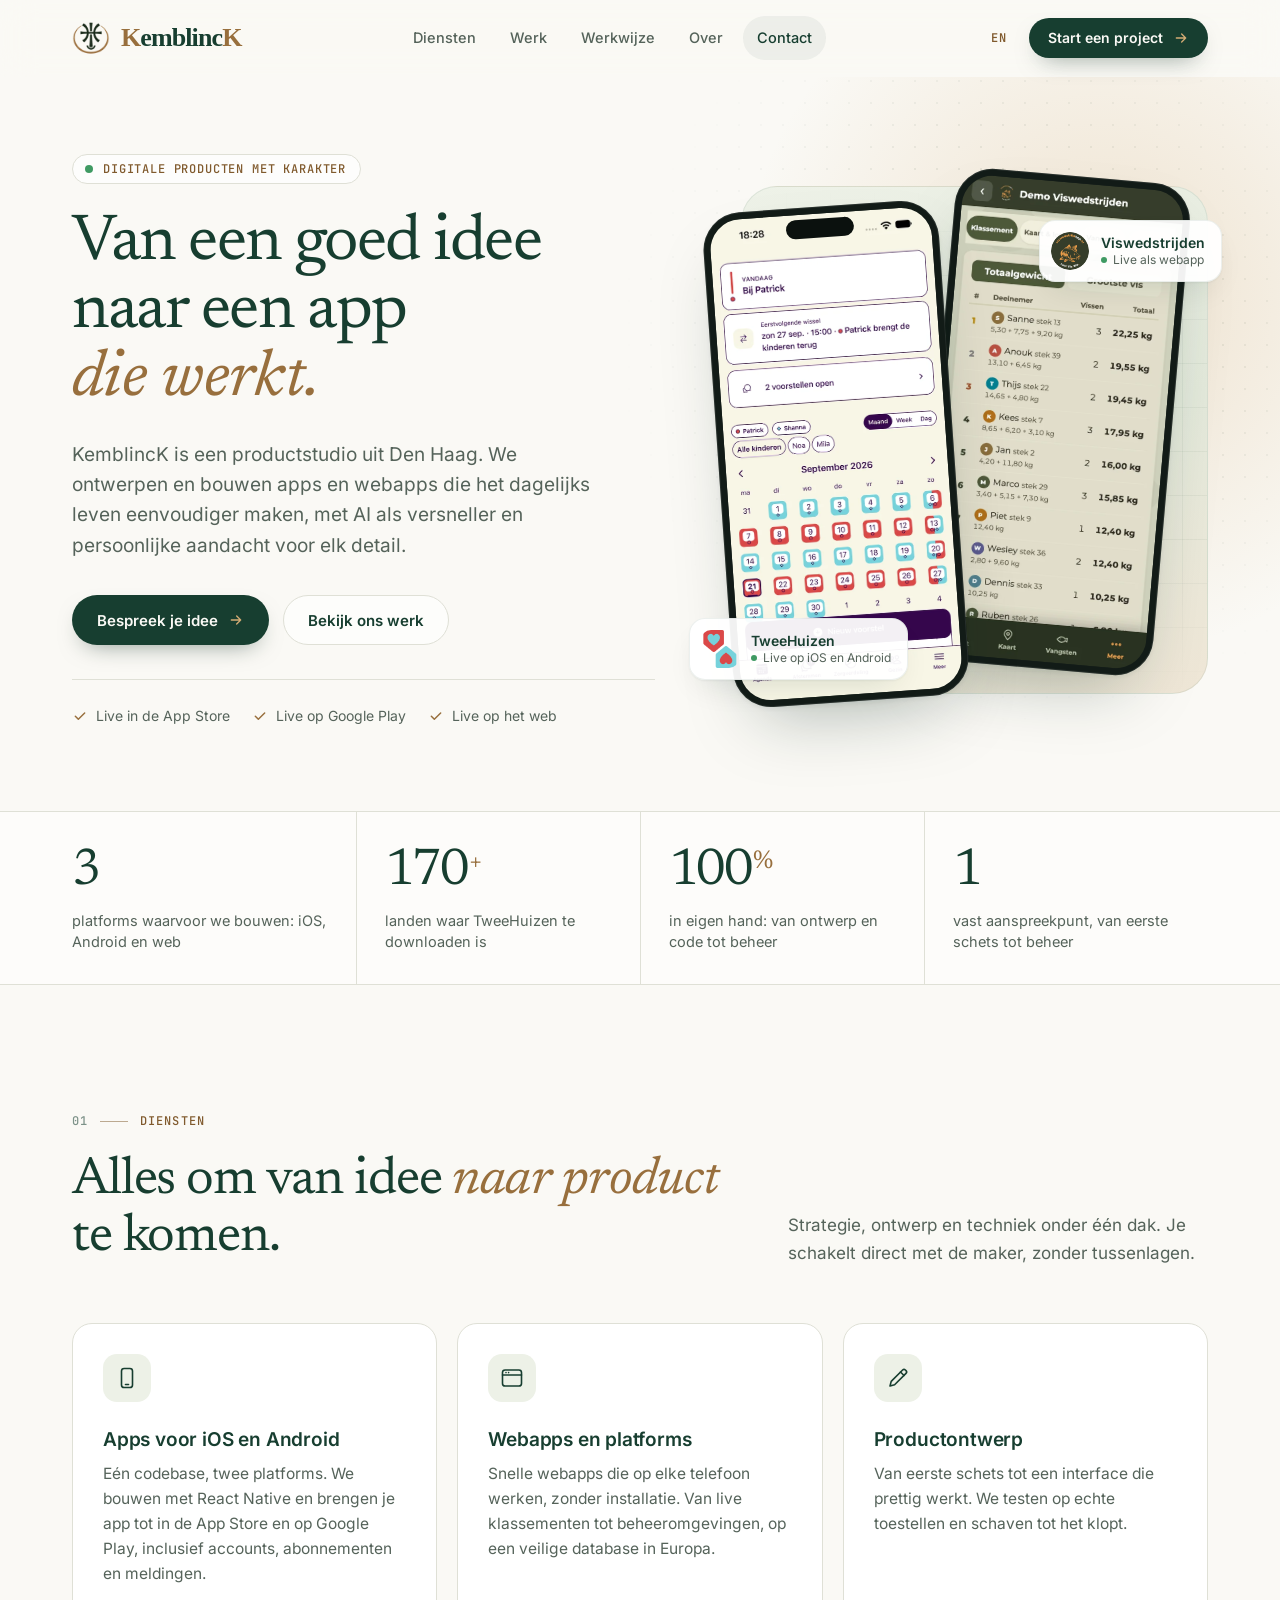
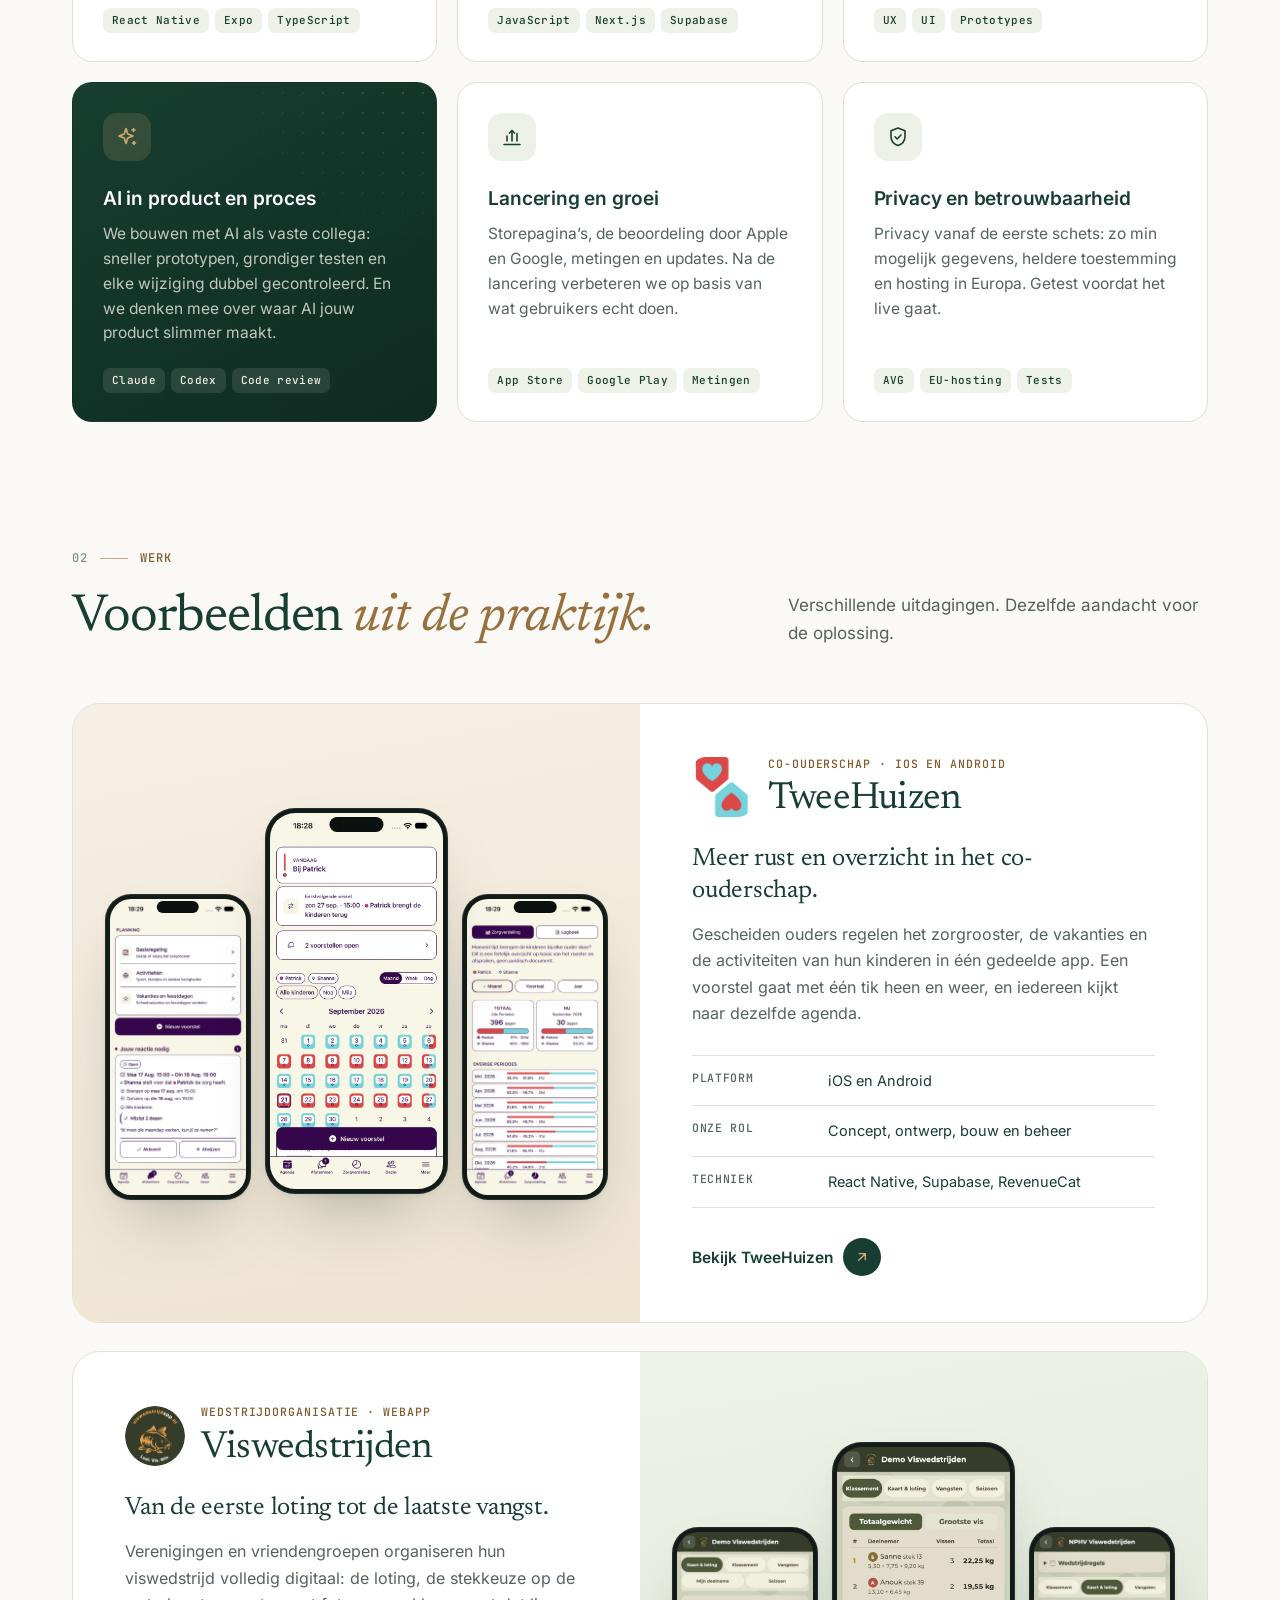
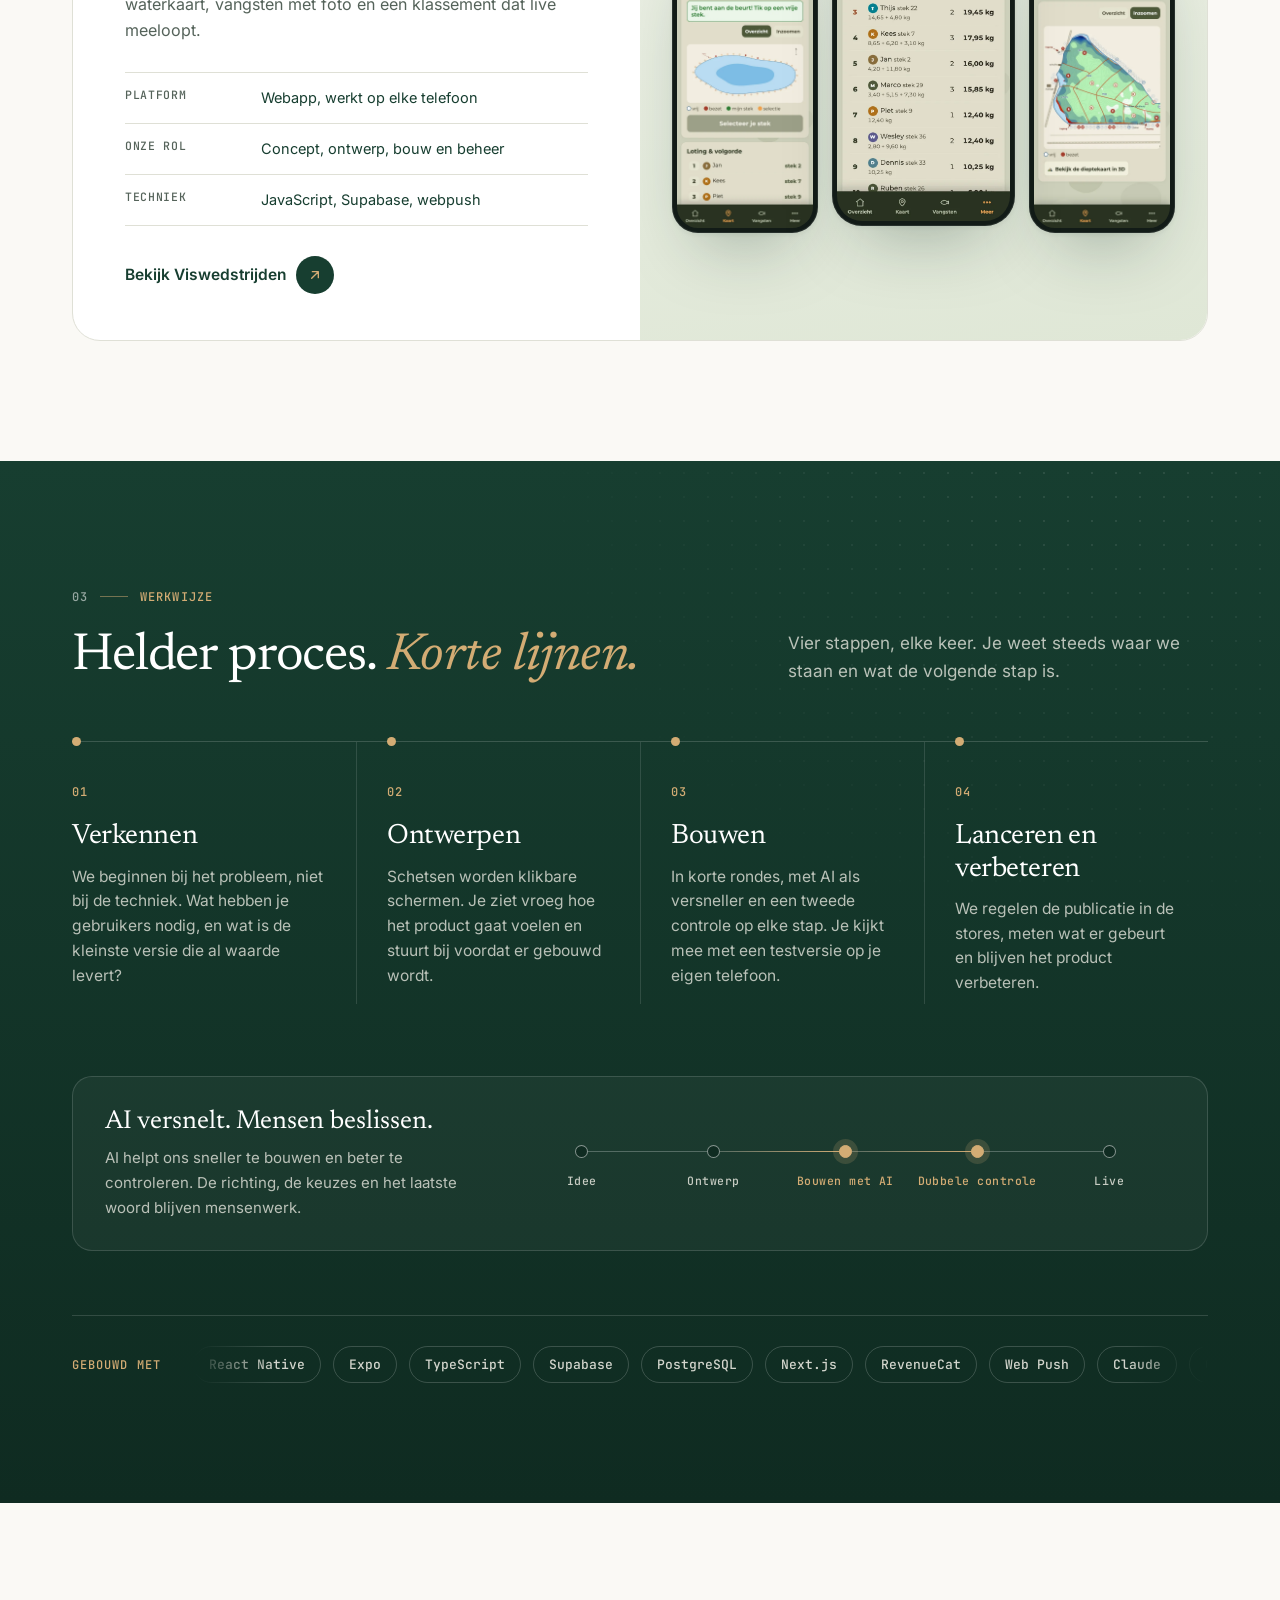
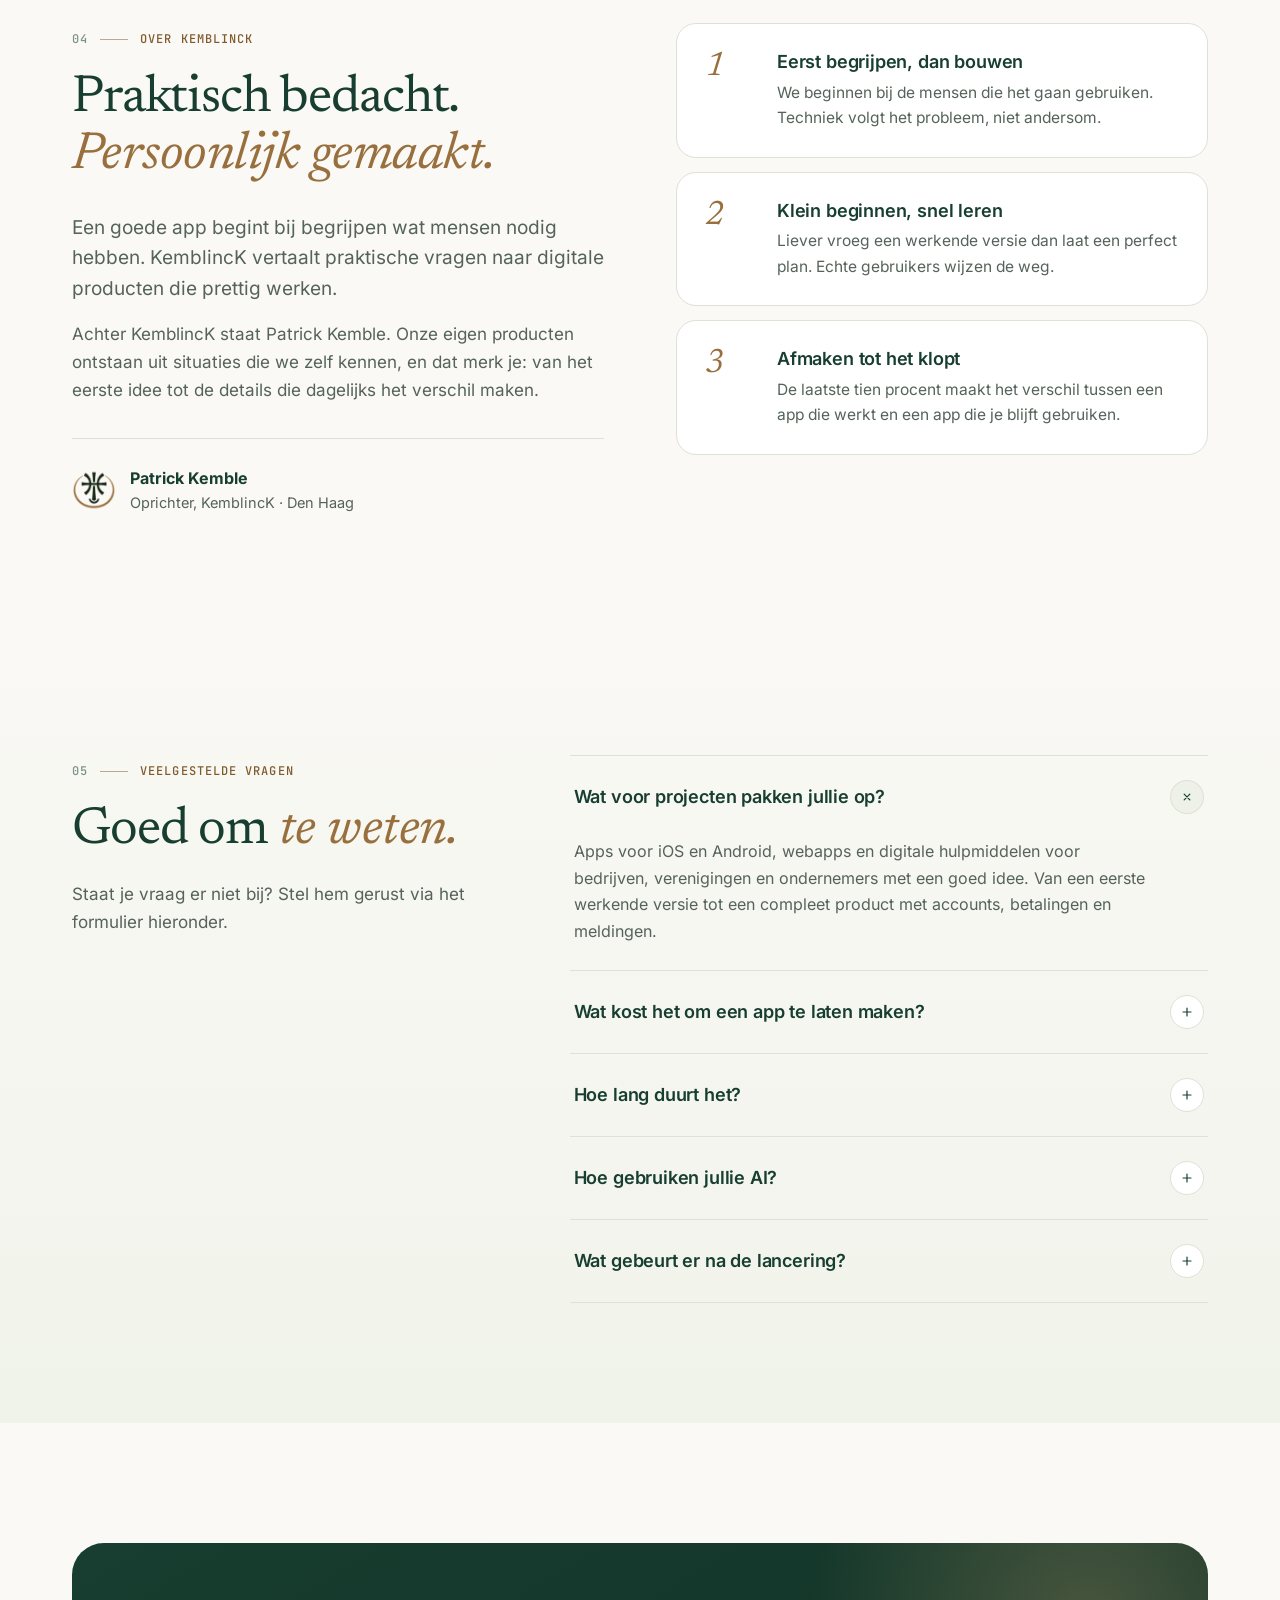
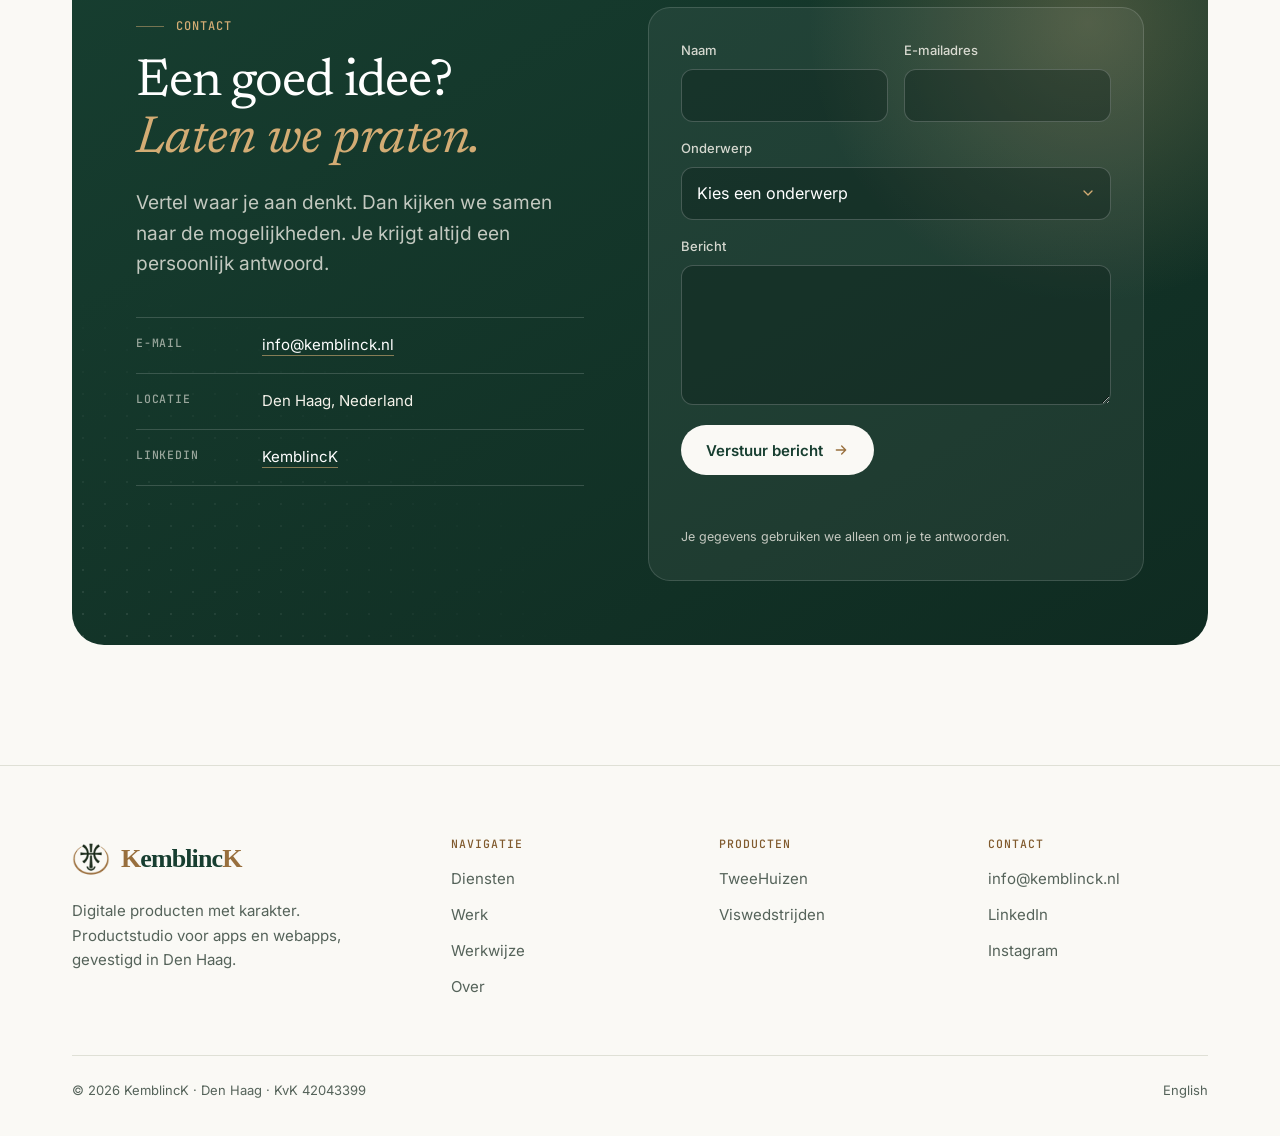
<file: index.html>
<!DOCTYPE html>
<html lang="nl">
<head>
  <meta charset="utf-8">
  <meta name="viewport" content="width=device-width, initial-scale=1">
  <title>KemblincK | Van een goed idee naar een app die werkt.</title>
  <meta name="description" content="KemblincK is een productstudio uit Den Haag. We ontwerpen en bouwen apps en webapps voor iOS, Android en web, met AI als versneller. Digitale producten met karakter.">
  <meta name="author" content="Patrick Kemble">
  <meta name="theme-color" content="#faf9f5">
  <link rel="canonical" href="https://kemblinck.nl/">
  <link rel="alternate" hreflang="nl" href="https://kemblinck.nl/">
  <link rel="alternate" hreflang="en" href="https://kemblinck.nl/en/">
  <link rel="alternate" hreflang="x-default" href="https://kemblinck.nl/">
  <link rel="icon" type="image/png" href="/favicon-180.png?v=6">
  <link rel="apple-touch-icon" href="/favicon-180.png?v=6">
  <link rel="preload" href="/assets/fonts/inter-latin-wght-normal.woff2" as="font" type="font/woff2" crossorigin>
  <link rel="preload" href="/assets/fonts/newsreader-latin-wght-normal.woff2" as="font" type="font/woff2" crossorigin>
  <link rel="preload" href="/assets/fonts/newsreader-latin-wght-italic.woff2" as="font" type="font/woff2" crossorigin>
  <link rel="stylesheet" href="/styles.css?v=20261119">
  <meta property="og:type" content="website">
  <meta property="og:site_name" content="KemblincK">
  <meta property="og:title" content="KemblincK | Van een goed idee naar een app die werkt.">
  <meta property="og:description" content="KemblincK is een productstudio uit Den Haag. We ontwerpen en bouwen apps en webapps voor iOS, Android en web, met AI als versneller. Digitale producten met karakter.">
  <meta property="og:url" content="https://kemblinck.nl/">
  <meta property="og:image" content="https://kemblinck.nl/og-kemblinck-20260922.png">
  <meta property="og:image:width" content="1200">
  <meta property="og:image:height" content="630">
  <meta property="og:image:alt" content="KemblincK. Van een goed idee naar een app die werkt. Digitale producten met karakter.">
  <meta property="og:locale" content="nl_NL">
  <meta property="og:locale:alternate" content="en_GB">
  <meta name="twitter:card" content="summary_large_image">
  <meta name="twitter:title" content="KemblincK | Van een goed idee naar een app die werkt.">
  <meta name="twitter:description" content="KemblincK is een productstudio uit Den Haag. We ontwerpen en bouwen apps en webapps voor iOS, Android en web, met AI als versneller. Digitale producten met karakter.">
  <meta name="twitter:image" content="https://kemblinck.nl/og-kemblinck-20260922.png">
  <script type="application/ld+json">{"@context": "https://schema.org", "@type": "Organization", "name": "KemblincK", "legalName": "KemblincK", "description": "KemblincK is een productstudio uit Den Haag die apps en webapps ontwerpt en bouwt voor iOS, Android en web. Digitale producten met karakter.", "founder": {"@type": "Person", "name": "Patrick Kemble"}, "url": "https://kemblinck.nl/", "logo": "https://kemblinck.nl/logo-512.png?v=6", "email": "info@kemblinck.nl", "address": {"@type": "PostalAddress", "addressLocality": "'s-Gravenhage", "addressCountry": "NL"}, "identifier": [{"@type": "PropertyValue", "propertyID": "KvK", "value": "42043399"}], "sameAs": ["https://www.linkedin.com/company/kemblinck/", "https://www.instagram.com/kemblinck"], "knowsAbout": ["React Native", "iOS", "Android", "Web apps", "Product design", "Artificial intelligence"], "brand": [{"@type": "Brand", "name": "TweeHuizen", "url": "https://tweehuizen.com"}, {"@type": "Brand", "name": "Viswedstrijden", "url": "https://viswedstrijdapp.nl"}]}</script>
  <script type="application/ld+json">{"@context": "https://schema.org", "@type": "FAQPage", "mainEntity": [{"@type": "Question", "name": "Wat voor projecten pakken jullie op?", "acceptedAnswer": {"@type": "Answer", "text": "Apps voor iOS en Android, webapps en digitale hulpmiddelen voor bedrijven, verenigingen en ondernemers met een goed idee. Van een eerste werkende versie tot een compleet product met accounts, betalingen en meldingen."}}, {"@type": "Question", "name": "Wat kost het om een app te laten maken?", "acceptedAnswer": {"@type": "Answer", "text": "Dat hangt af van wat je nodig hebt. Na een eerste gesprek krijg je een helder voorstel met een duidelijke omvang en prijs, zodat je vooraf weet waar je aan toe bent."}}, {"@type": "Question", "name": "Hoe lang duurt het?", "acceptedAnswer": {"@type": "Answer", "text": "Een eerste werkende versie staat er vaak binnen enkele weken. Daarna bouwen we in korte rondes verder, zodat je steeds iets kunt uitproberen."}}, {"@type": "Question", "name": "Hoe gebruiken jullie AI?", "acceptedAnswer": {"@type": "Answer", "text": "AI helpt ons sneller te prototypen, te testen en code te controleren. De keuzes blijven mensenwerk: elke wijziging wordt beoordeeld voordat hij live gaat. In jouw product zetten we AI alleen in waar het echt iets oplevert."}}, {"@type": "Question", "name": "Wat gebeurt er na de lancering?", "acceptedAnswer": {"@type": "Answer", "text": "Dan begint het pas. We houden het product veilig en actueel, volgen wat gebruikers doen en brengen verbeteringen uit wanneer dat nodig is."}}]}</script>
  <script>document.documentElement.classList.add('js');if(location.hostname==='kemblinck.com'||location.hostname==='www.kemblinck.com')location.replace('https://kemblinck.nl'+location.pathname+location.search+location.hash);</script>
</head>
<body>
<a class="skip-link" href="#kcb-start">Naar de inhoud</a>

<header class="site-header">
  <div class="wrap">
    <a href="/" class="brand" aria-label="KemblincK"><img src="/assets/embleem.png" width="96" height="96" alt=""><span class="word"><b>K</b>emblinc<b>K</b></span></a>
    <nav class="nav" id="hoofdmenu" aria-label="Hoofdnavigatie"><a class="nav-link" href="#kcb-diensten">Diensten</a><a class="nav-link" href="#kcb-werk">Werk</a><a class="nav-link" href="#kcb-werkwijze">Werkwijze</a><a class="nav-link" href="#kcb-over">Over</a><a class="nav-link" href="#kcb-contact">Contact</a><a class="btn btn-primary nav-cta" href="#kcb-contact">Start een project <svg viewBox="0 0 24 24" fill="none" stroke="currentColor" stroke-width="2" stroke-linecap="round" stroke-linejoin="round" aria-hidden="true"><path d="M5 12h14M13 6l6 6-6 6"/></svg></a></nav>
    <div class="nav-right">
      <a href="/en/" class="lang" lang="en" hreflang="en" aria-label="English version">EN</a>
      <a class="btn btn-primary btn-small" href="#kcb-contact">Start een project <svg viewBox="0 0 24 24" fill="none" stroke="currentColor" stroke-width="2" stroke-linecap="round" stroke-linejoin="round" aria-hidden="true"><path d="M5 12h14M13 6l6 6-6 6"/></svg></a>
      <button class="menu-toggle" type="button" aria-label="Menu" aria-expanded="false" aria-controls="hoofdmenu"><svg class="bars" viewBox="0 0 24 24" fill="none" stroke="currentColor" stroke-width="2" stroke-linecap="round" aria-hidden="true"><path d="M4 8h16M4 16h16"/></svg><svg class="x" viewBox="0 0 24 24" fill="none" stroke="currentColor" stroke-width="2" stroke-linecap="round" aria-hidden="true"><path d="M6 6l12 12M18 6 6 18"/></svg></button>
    </div>
  </div>
</header>

<main id="kcb-start">

<section class="hero">
  <div class="wrap">
    <div>
      <span class="eyebrow" data-reveal><span class="dot"></span>Digitale producten met karakter</span>
      <h1 data-reveal style="--d:.06s">Van een goed idee<br>naar een app<br><em>die werkt.</em></h1>
      <p class="lead" data-reveal style="--d:.12s">KemblincK is een productstudio uit Den Haag. We ontwerpen en bouwen apps en webapps die het dagelijks leven eenvoudiger maken, met AI als versneller en persoonlijke aandacht voor elk detail.</p>
      <div class="hero-actions" data-reveal style="--d:.18s"><a class="btn btn-primary" href="#kcb-contact">Bespreek je idee <svg viewBox="0 0 24 24" fill="none" stroke="currentColor" stroke-width="2" stroke-linecap="round" stroke-linejoin="round" aria-hidden="true"><path d="M5 12h14M13 6l6 6-6 6"/></svg></a><a class="btn btn-ghost" href="#kcb-werk">Bekijk ons werk</a></div>
      <div class="hero-proof" data-reveal style="--d:.24s"><span><svg viewBox="0 0 24 24" fill="none" stroke="currentColor" stroke-width="2.2" stroke-linecap="round" stroke-linejoin="round" aria-hidden="true"><path d="m5 12.5 4.5 4.5L19 7.5"/></svg>Live in de App Store</span><span><svg viewBox="0 0 24 24" fill="none" stroke="currentColor" stroke-width="2.2" stroke-linecap="round" stroke-linejoin="round" aria-hidden="true"><path d="m5 12.5 4.5 4.5L19 7.5"/></svg>Live op Google Play</span><span><svg viewBox="0 0 24 24" fill="none" stroke="currentColor" stroke-width="2.2" stroke-linecap="round" stroke-linejoin="round" aria-hidden="true"><path d="m5 12.5 4.5 4.5L19 7.5"/></svg>Live op het web</span></div>
    </div>
    <div class="stage" data-reveal style="--d:.15s" role="img" aria-label="Schermbeelden van TweeHuizen en Viswedstrijden in telefoons">
      <div class="stage-panel"></div>
      <div class="device ios front"><img src="/assets/th-agenda.webp" width="560" height="1217" alt="TweeHuizen: gedeelde agenda en zorgrooster" fetchpriority="high"></div>
      <div class="device back"><img src="/assets/vis-klassement.webp" width="560" height="1212" alt="Viswedstrijden: live klassement uit de demo"></div>
      <div class="chip c1"><img src="/assets/th-logo.png" width="128" height="128" alt=""><div><strong>TweeHuizen</strong><small>Live op iOS en Android</small></div></div>
      <div class="chip c2"><img class="round" src="/assets/vis-logo.png" width="128" height="128" alt=""><div><strong>Viswedstrijden</strong><small>Live als webapp</small></div></div>
    </div>
  </div>
</section>

<div class="facts"><div class="wrap"><div class="fact" data-reveal style="--d:0.00s"><strong>3</strong><span>platforms waarvoor we bouwen: iOS, Android en web</span></div><div class="fact" data-reveal style="--d:0.08s"><strong>170<sup>+</sup></strong><span>landen waar TweeHuizen te downloaden is</span></div><div class="fact" data-reveal style="--d:0.16s"><strong>100<sup>%</sup></strong><span>in eigen hand: van ontwerp en code tot beheer</span></div><div class="fact" data-reveal style="--d:0.24s"><strong>1</strong><span>vast aanspreekpunt, van eerste schets tot beheer</span></div></div></div>

<section class="section" id="kcb-diensten">
  <div class="wrap">
    <div class="section-head" data-reveal><div><span class="label"><b>01</b><i></i>Diensten</span><h2>Alles om van idee <em>naar product</em> te komen.</h2></div><p>Strategie, ontwerp en techniek onder één dak. Je schakelt direct met de maker, zonder tussenlagen.</p></div>
    <div class="services"><article class="service" data-reveal style="--d:0.00s"><div class="ico"><svg viewBox="0 0 24 24" fill="none" stroke="currentColor" stroke-width="1.6" stroke-linecap="round" stroke-linejoin="round" aria-hidden="true"><rect x="6.5" y="2.5" width="11" height="19" rx="2.6"/><path d="M10.5 18.5h3"/></svg></div><h3>Apps voor iOS en Android</h3><p>Eén codebase, twee platforms. We bouwen met React Native en brengen je app tot in de App Store en op Google Play, inclusief accounts, abonnementen en meldingen.</p><div class="tags"><span>React Native</span><span>Expo</span><span>TypeScript</span></div></article><article class="service" data-reveal style="--d:0.08s"><div class="ico"><svg viewBox="0 0 24 24" fill="none" stroke="currentColor" stroke-width="1.6" stroke-linecap="round" stroke-linejoin="round" aria-hidden="true"><rect x="2.5" y="4" width="19" height="16" rx="2.6"/><path d="M2.5 9h19M6 6.6h.01M8.6 6.6h.01"/></svg></div><h3>Webapps en platforms</h3><p>Snelle webapps die op elke telefoon werken, zonder installatie. Van live klassementen tot beheeromgevingen, op een veilige database in Europa.</p><div class="tags"><span>JavaScript</span><span>Next.js</span><span>Supabase</span></div></article><article class="service" data-reveal style="--d:0.16s"><div class="ico"><svg viewBox="0 0 24 24" fill="none" stroke="currentColor" stroke-width="1.6" stroke-linecap="round" stroke-linejoin="round" aria-hidden="true"><path d="m4 20 1.2-4.6L16.6 4a2 2 0 0 1 2.8 0l.6.6a2 2 0 0 1 0 2.8L8.6 18.8 4 20Z"/><path d="m14.5 6 3.5 3.5"/></svg></div><h3>Productontwerp</h3><p>Van eerste schets tot een interface die prettig werkt. We testen op echte toestellen en schaven tot het klopt.</p><div class="tags"><span>UX</span><span>UI</span><span>Prototypes</span></div></article><article class="service featured" data-reveal style="--d:0.00s"><div class="ico"><svg viewBox="0 0 24 24" fill="none" stroke="currentColor" stroke-width="1.6" stroke-linecap="round" stroke-linejoin="round" aria-hidden="true"><path d="M11 3.5 12.8 9 18 11l-5.2 2L11 18.5 9.2 13 4 11l5.2-2L11 3.5Z"/><path d="M18.5 3.5v3M17 5h3M19 16.5v3M17.5 18h3"/></svg></div><h3>AI in product en proces</h3><p>We bouwen met AI als vaste collega: sneller prototypen, grondiger testen en elke wijziging dubbel gecontroleerd. En we denken mee over waar AI jouw product slimmer maakt.</p><div class="tags"><span>Claude</span><span>Codex</span><span>Code review</span></div></article><article class="service" data-reveal style="--d:0.08s"><div class="ico"><svg viewBox="0 0 24 24" fill="none" stroke="currentColor" stroke-width="1.6" stroke-linecap="round" stroke-linejoin="round" aria-hidden="true"><path d="M4 19.5h16M7 16V11M12 16V5.5M17 16V8.5"/><path d="m9.5 8 2.5-2.5L14.5 8"/></svg></div><h3>Lancering en groei</h3><p>Storepagina’s, de beoordeling door Apple en Google, metingen en updates. Na de lancering verbeteren we op basis van wat gebruikers echt doen.</p><div class="tags"><span>App Store</span><span>Google Play</span><span>Metingen</span></div></article><article class="service" data-reveal style="--d:0.16s"><div class="ico"><svg viewBox="0 0 24 24" fill="none" stroke="currentColor" stroke-width="1.6" stroke-linecap="round" stroke-linejoin="round" aria-hidden="true"><path d="M12 3 5 5.8v5.4c0 4.3 2.9 7.9 7 9.3 4.1-1.4 7-5 7-9.3V5.8L12 3Z"/><path d="m9 11.8 2.2 2.2 3.8-4"/></svg></div><h3>Privacy en betrouwbaarheid</h3><p>Privacy vanaf de eerste schets: zo min mogelijk gegevens, heldere toestemming en hosting in Europa. Getest voordat het live gaat.</p><div class="tags"><span>AVG</span><span>EU-hosting</span><span>Tests</span></div></article></div>
  </div>
</section>

<section class="section" id="kcb-werk" style="padding-top:0"><span id="producten"></span>
  <div class="wrap">
    <div class="section-head" data-reveal><div><span class="label"><b>02</b><i></i>Werk</span><h2>Voorbeelden <em>uit de praktijk.</em></h2></div><p>Verschillende uitdagingen. Dezelfde aandacht voor de oplossing.</p></div>
    <div class="cases">
<article class="case" data-reveal>
<div class="case-visual"><div class="device ios"><img src="/assets/th-afstemmen.webp" width="560" height="1217" alt="TweeHuizen: voorstellen afstemmen" loading="lazy" decoding="async"></div><div class="device ios"><img src="/assets/th-agenda.webp" width="560" height="1217" alt="TweeHuizen: gedeelde agenda en zorgrooster" loading="lazy" decoding="async"></div><div class="device ios"><img src="/assets/th-zorg.webp" width="560" height="1217" alt="TweeHuizen: inzicht in de zorgverdeling" loading="lazy" decoding="async"></div></div>
<div class="case-body"><div class="case-top"><img src="/assets/th-logo.png" width="128" height="128" alt="Logo TweeHuizen" loading="lazy"><div><span class="tag">Co-ouderschap · iOS en Android</span><h3>TweeHuizen</h3></div></div>
<p class="case-lead">Meer rust en overzicht in het co-ouderschap.</p><p>Gescheiden ouders regelen het zorgrooster, de vakanties en de activiteiten van hun kinderen in één gedeelde app. Een voorstel gaat met één tik heen en weer, en iedereen kijkt naar dezelfde agenda.</p>
<dl class="case-facts"><div><dt>Platform</dt><dd>iOS en Android</dd></div><div><dt>Onze rol</dt><dd>Concept, ontwerp, bouw en beheer</dd></div><div><dt>Techniek</dt><dd>React Native, Supabase, RevenueCat</dd></div></dl>
<a class="case-link" href="https://tweehuizen.com/" target="_blank" rel="noopener">Bekijk TweeHuizen <span><svg viewBox="0 0 24 24" fill="none" stroke="currentColor" stroke-width="2" stroke-linecap="round" stroke-linejoin="round" aria-hidden="true"><path d="M7 17 17 7M8 7h9v9"/></svg></span></a></div>
</article><article class="case reverse" data-reveal>
<div class="case-visual green"><div class="device "><img src="/assets/vis-loting.webp" width="560" height="1212" alt="Viswedstrijden: na de loting kies je om de beurt een stek op de kaart" loading="lazy" decoding="async"></div><div class="device "><img src="/assets/vis-klassement.webp" width="560" height="1212" alt="Viswedstrijden: live klassement uit de demo" loading="lazy" decoding="async"></div><div class="device "><img src="/assets/vis-kaart.webp" width="560" height="1212" alt="Viswedstrijden: stekkeuze op de waterkaart" loading="lazy" decoding="async"></div></div>
<div class="case-body"><div class="case-top"><img class="round" src="/assets/vis-logo.png" width="128" height="128" alt="Logo Viswedstrijden" loading="lazy"><div><span class="tag">Wedstrijdorganisatie · Webapp</span><h3>Viswedstrijden</h3></div></div>
<p class="case-lead">Van de eerste loting tot de laatste vangst.</p><p>Verenigingen en vriendengroepen organiseren hun viswedstrijd volledig digitaal: de loting, de stekkeuze op de waterkaart, vangsten met foto en een klassement dat live meeloopt.</p>
<dl class="case-facts"><div><dt>Platform</dt><dd>Webapp, werkt op elke telefoon</dd></div><div><dt>Onze rol</dt><dd>Concept, ontwerp, bouw en beheer</dd></div><div><dt>Techniek</dt><dd>JavaScript, Supabase, webpush</dd></div></dl>
<a class="case-link" href="https://viswedstrijdapp.nl/" target="_blank" rel="noopener">Bekijk Viswedstrijden <span><svg viewBox="0 0 24 24" fill="none" stroke="currentColor" stroke-width="2" stroke-linecap="round" stroke-linejoin="round" aria-hidden="true"><path d="M7 17 17 7M8 7h9v9"/></svg></span></a></div>
</article>
    </div>
  </div>
</section>

<section class="section dark" id="kcb-werkwijze">
  <div class="wrap">
    <div class="section-head" data-reveal><div><span class="label"><b>03</b><i></i>Werkwijze</span><h2>Helder proces. <em>Korte lijnen.</em></h2></div><p>Vier stappen, elke keer. Je weet steeds waar we staan en wat de volgende stap is.</p></div>
    <div class="steps"><div class="step" data-reveal style="--d:0.00s"><span class="n">01</span><h3>Verkennen</h3><p>We beginnen bij het probleem, niet bij de techniek. Wat hebben je gebruikers nodig, en wat is de kleinste versie die al waarde levert?</p></div><div class="step" data-reveal style="--d:0.08s"><span class="n">02</span><h3>Ontwerpen</h3><p>Schetsen worden klikbare schermen. Je ziet vroeg hoe het product gaat voelen en stuurt bij voordat er gebouwd wordt.</p></div><div class="step" data-reveal style="--d:0.16s"><span class="n">03</span><h3>Bouwen</h3><p>In korte rondes, met AI als versneller en een tweede controle op elke stap. Je kijkt mee met een testversie op je eigen telefoon.</p></div><div class="step" data-reveal style="--d:0.24s"><span class="n">04</span><h3>Lanceren en verbeteren</h3><p>We regelen de publicatie in de stores, meten wat er gebeurt en blijven het product verbeteren.</p></div></div>
    <div class="pipeline" data-reveal><div><h3>AI versnelt. Mensen beslissen.</h3><p>AI helpt ons sneller te bouwen en beter te controleren. De richting, de keuzes en het laatste woord blijven mensenwerk.</p></div><ol class="flow"><li>Idee</li><li>Ontwerp</li><li class="hot">Bouwen met AI</li><li class="hot">Dubbele controle</li><li>Live</li></ol></div>
    <div class="stack" data-reveal><span class="label">Gebouwd met</span><div class="marquee"><div class="marquee-track"><span>React Native</span><span>Expo</span><span>TypeScript</span><span>Supabase</span><span>PostgreSQL</span><span>Next.js</span><span>RevenueCat</span><span>Web Push</span><span>Claude</span><span>Codex</span><span>GitHub Actions</span><span>Resend</span><span aria-hidden="true" style="display:contents"><span>React Native</span><span>Expo</span><span>TypeScript</span><span>Supabase</span><span>PostgreSQL</span><span>Next.js</span><span>RevenueCat</span><span>Web Push</span><span>Claude</span><span>Codex</span><span>GitHub Actions</span><span>Resend</span></span></div></div></div>
  </div>
</section>

<section class="section" id="kcb-over">
  <div class="wrap about">
    <div data-reveal><span class="label"><b>04</b><i></i>Over KemblincK</span><h2>Praktisch bedacht.<br><em>Persoonlijk gemaakt.</em></h2><p class="lead">Een goede app begint bij begrijpen wat mensen nodig hebben. KemblincK vertaalt praktische vragen naar digitale producten die prettig werken.</p><p>Achter KemblincK staat Patrick Kemble. Onze eigen producten ontstaan uit situaties die we zelf kennen, en dat merk je: van het eerste idee tot de details die dagelijks het verschil maken.</p>
      <div class="sign"><img src="/assets/embleem.png" width="96" height="96" alt="" loading="lazy"><div><strong>Patrick Kemble</strong>Oprichter, KemblincK · Den Haag</div></div></div>
    <ul class="principles"><li data-reveal style="--d:0.00s"><span class="n">1</span><div><h3>Eerst begrijpen, dan bouwen</h3><p>We beginnen bij de mensen die het gaan gebruiken. Techniek volgt het probleem, niet andersom.</p></div></li><li data-reveal style="--d:0.08s"><span class="n">2</span><div><h3>Klein beginnen, snel leren</h3><p>Liever vroeg een werkende versie dan laat een perfect plan. Echte gebruikers wijzen de weg.</p></div></li><li data-reveal style="--d:0.16s"><span class="n">3</span><div><h3>Afmaken tot het klopt</h3><p>De laatste tien procent maakt het verschil tussen een app die werkt en een app die je blijft gebruiken.</p></div></li></ul>
  </div>
</section>

<section class="section faq-section" id="kcb-faq">
  <div class="wrap faq">
    <div data-reveal><span class="label"><b>05</b><i></i>Veelgestelde vragen</span><h2>Goed om <em>te weten.</em></h2><p>Staat je vraag er niet bij? Stel hem gerust via het formulier hieronder.</p></div>
    <div class="faq-list" data-reveal style="--d:.08s"><details open><summary>Wat voor projecten pakken jullie op?</summary><p>Apps voor iOS en Android, webapps en digitale hulpmiddelen voor bedrijven, verenigingen en ondernemers met een goed idee. Van een eerste werkende versie tot een compleet product met accounts, betalingen en meldingen.</p></details><details><summary>Wat kost het om een app te laten maken?</summary><p>Dat hangt af van wat je nodig hebt. Na een eerste gesprek krijg je een helder voorstel met een duidelijke omvang en prijs, zodat je vooraf weet waar je aan toe bent.</p></details><details><summary>Hoe lang duurt het?</summary><p>Een eerste werkende versie staat er vaak binnen enkele weken. Daarna bouwen we in korte rondes verder, zodat je steeds iets kunt uitproberen.</p></details><details><summary>Hoe gebruiken jullie AI?</summary><p>AI helpt ons sneller te prototypen, te testen en code te controleren. De keuzes blijven mensenwerk: elke wijziging wordt beoordeeld voordat hij live gaat. In jouw product zetten we AI alleen in waar het echt iets oplevert.</p></details><details><summary>Wat gebeurt er na de lancering?</summary><p>Dan begint het pas. We houden het product veilig en actueel, volgen wat gebruikers doen en brengen verbeteringen uit wanneer dat nodig is.</p></details></div>
  </div>
</section>

<section class="section" id="kcb-contact" style="padding-bottom:0">
  <div class="wrap">
    <div class="contact-card" data-reveal>
      <div><span class="label"><i></i>Contact</span><h2>Een goed idee?<br><em>Laten we praten.</em></h2><p class="lead">Vertel waar je aan denkt. Dan kijken we samen naar de mogelijkheden. Je krijgt altijd een persoonlijk antwoord.</p>
        <ul class="contact-list"><li><span>E-mail</span><a href="mailto:info@kemblinck.nl">info@kemblinck.nl</a></li><li><span>Locatie</span>Den Haag, Nederland</li><li><span>LinkedIn</span><a href="https://www.linkedin.com/company/kemblinck/" target="_blank" rel="noopener">KemblincK</a></li></ul>
      </div>
      <form class="kc-form" id="kc-form" novalidate data-msg-naam="Vul je naam in." data-msg-email="Vul een geldig e-mailadres in." data-msg-bericht="Schrijf een bericht van minstens tien tekens." data-msg-bezig="Bezig met versturen…" data-msg-ok="Dank je wel, je bericht is verstuurd. Je hoort snel van ons." data-msg-fout="Versturen lukte niet. Mail direct naar info@kemblinck.nl." data-server-msg="1" data-onderwerp-label="Onderwerp">
        <div class="row"><label>Naam<input type="text" name="naam" autocomplete="name" maxlength="100" required></label><label>E-mailadres<input type="email" name="email" autocomplete="email" maxlength="200" required></label></div>
        <label>Onderwerp<select name="onderwerp"><option value="">Kies een onderwerp</option><option>App voor iOS en Android</option><option>Webapp of platform</option><option>AI in mijn product</option><option>Iets anders</option></select></label>
        <label>Bericht<textarea name="bericht" maxlength="2900" required></textarea></label>
        <label class="kc-honing" aria-hidden="true">Website<input type="text" name="website" tabindex="-1" autocomplete="off"></label>
        <button type="submit" class="btn btn-light">Verstuur bericht <svg viewBox="0 0 24 24" fill="none" stroke="currentColor" stroke-width="2" stroke-linecap="round" stroke-linejoin="round" aria-hidden="true"><path d="M5 12h14M13 6l6 6-6 6"/></svg></button>
        <p class="kc-form-status" id="kc-form-status" role="status" aria-live="polite"></p>
        <p class="kc-form-privacy">Je gegevens gebruiken we alleen om je te antwoorden.</p>
      </form>
    </div>
  </div>
</section>

</main>

<footer class="site-footer">
  <div class="wrap">
    <div class="footer-grid">
      <div><a href="/" class="brand" aria-label="KemblincK"><img src="/assets/embleem.png" width="96" height="96" alt="" loading="lazy"><span class="word"><b>K</b>emblinc<b>K</b></span></a><p>Digitale producten met karakter. Productstudio voor apps en webapps, gevestigd in Den Haag.</p></div>
      <div><h4>Navigatie</h4><ul><li><a href="#kcb-diensten">Diensten</a></li><li><a href="#kcb-werk">Werk</a></li><li><a href="#kcb-werkwijze">Werkwijze</a></li><li><a href="#kcb-over">Over</a></li></ul></div>
      <div><h4>Producten</h4><ul><li><a href="https://tweehuizen.com/" target="_blank" rel="noopener">TweeHuizen</a></li><li><a href="https://viswedstrijdapp.nl/" target="_blank" rel="noopener">Viswedstrijden</a></li></ul></div>
      <div><h4>Contact</h4><ul><li><a href="mailto:info@kemblinck.nl">info@kemblinck.nl</a></li><li><a href="https://www.linkedin.com/company/kemblinck/" target="_blank" rel="noopener">LinkedIn</a></li><li><a href="https://www.instagram.com/kemblinck" target="_blank" rel="noopener">Instagram</a></li></ul></div>
    </div>
    <div class="footer-bottom"><span>© <span id="jaar">2026</span> KemblincK · Den Haag · KvK 42043399</span><a href="/en/" lang="en" hreflang="en">English</a></div>
  </div>
</footer>

<script src="/assets/site.js?v=20261119b" defer></script>
</body>
</html>
</file>
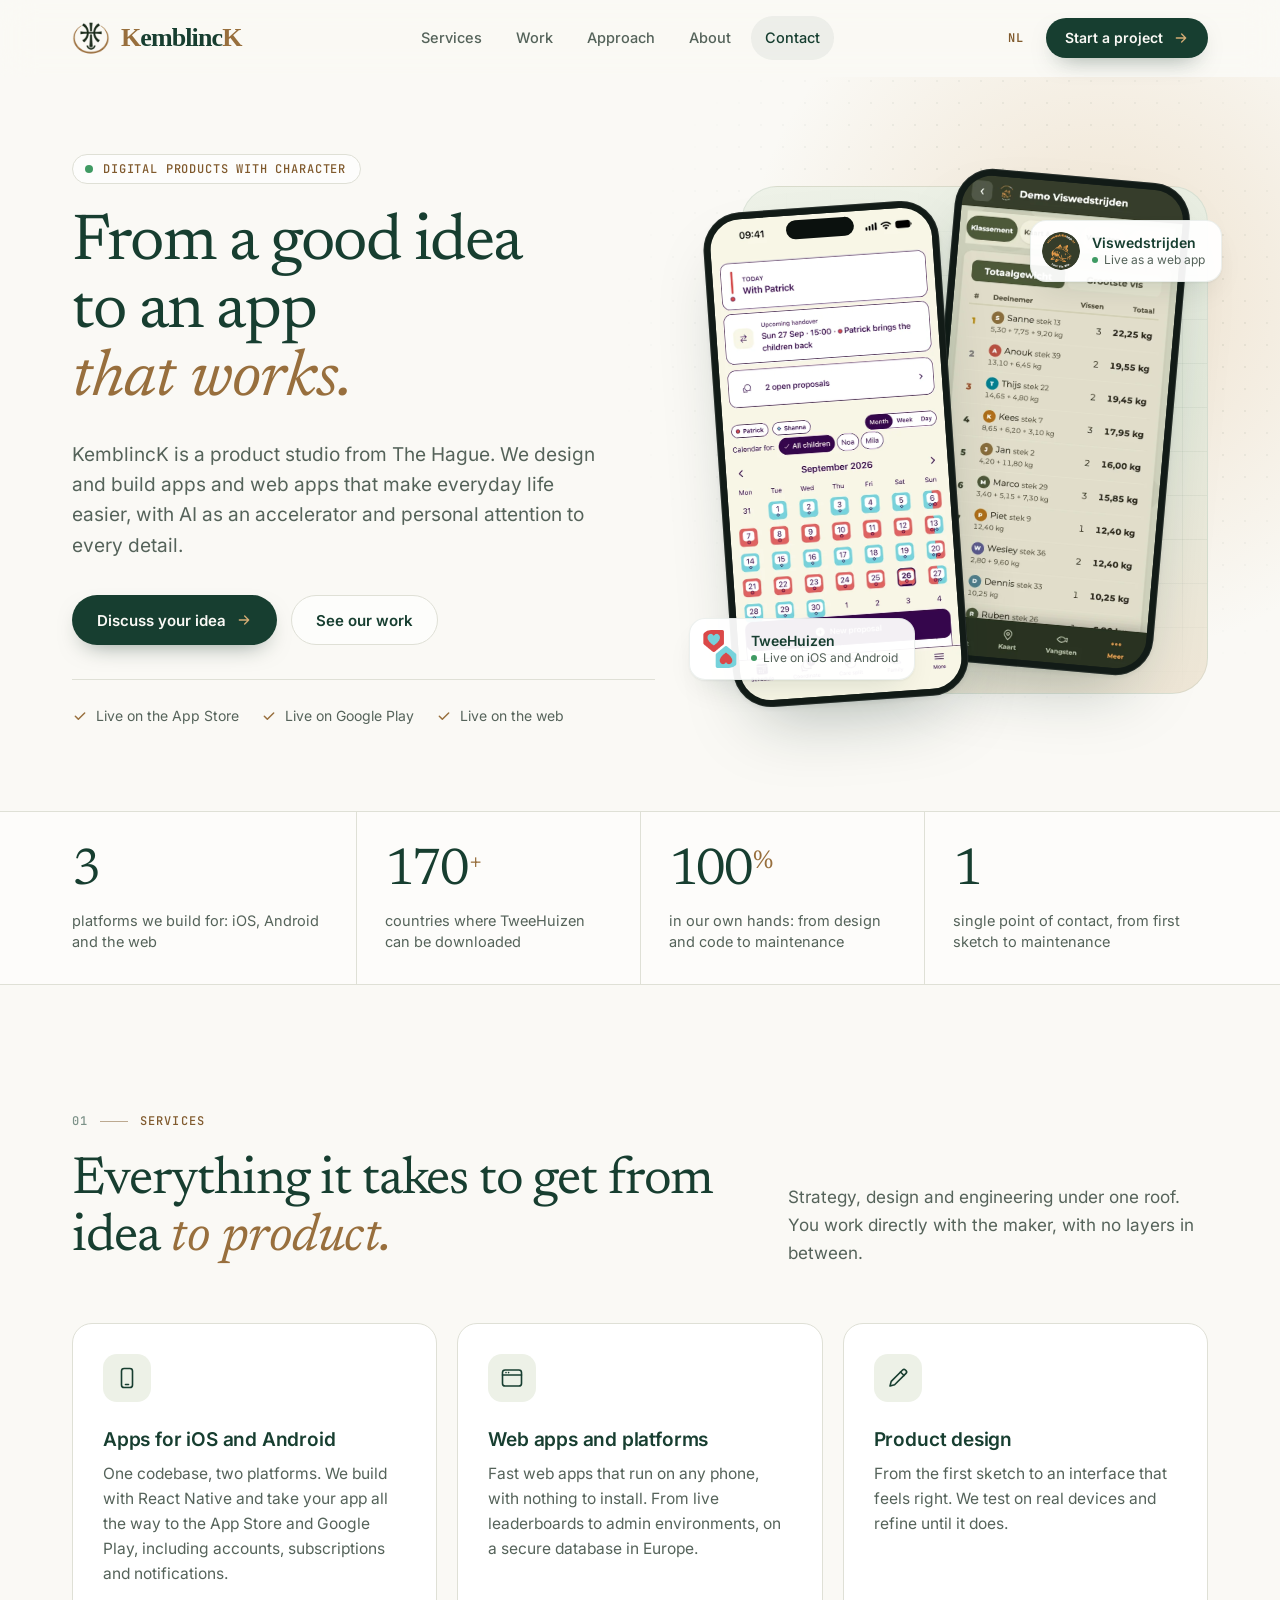
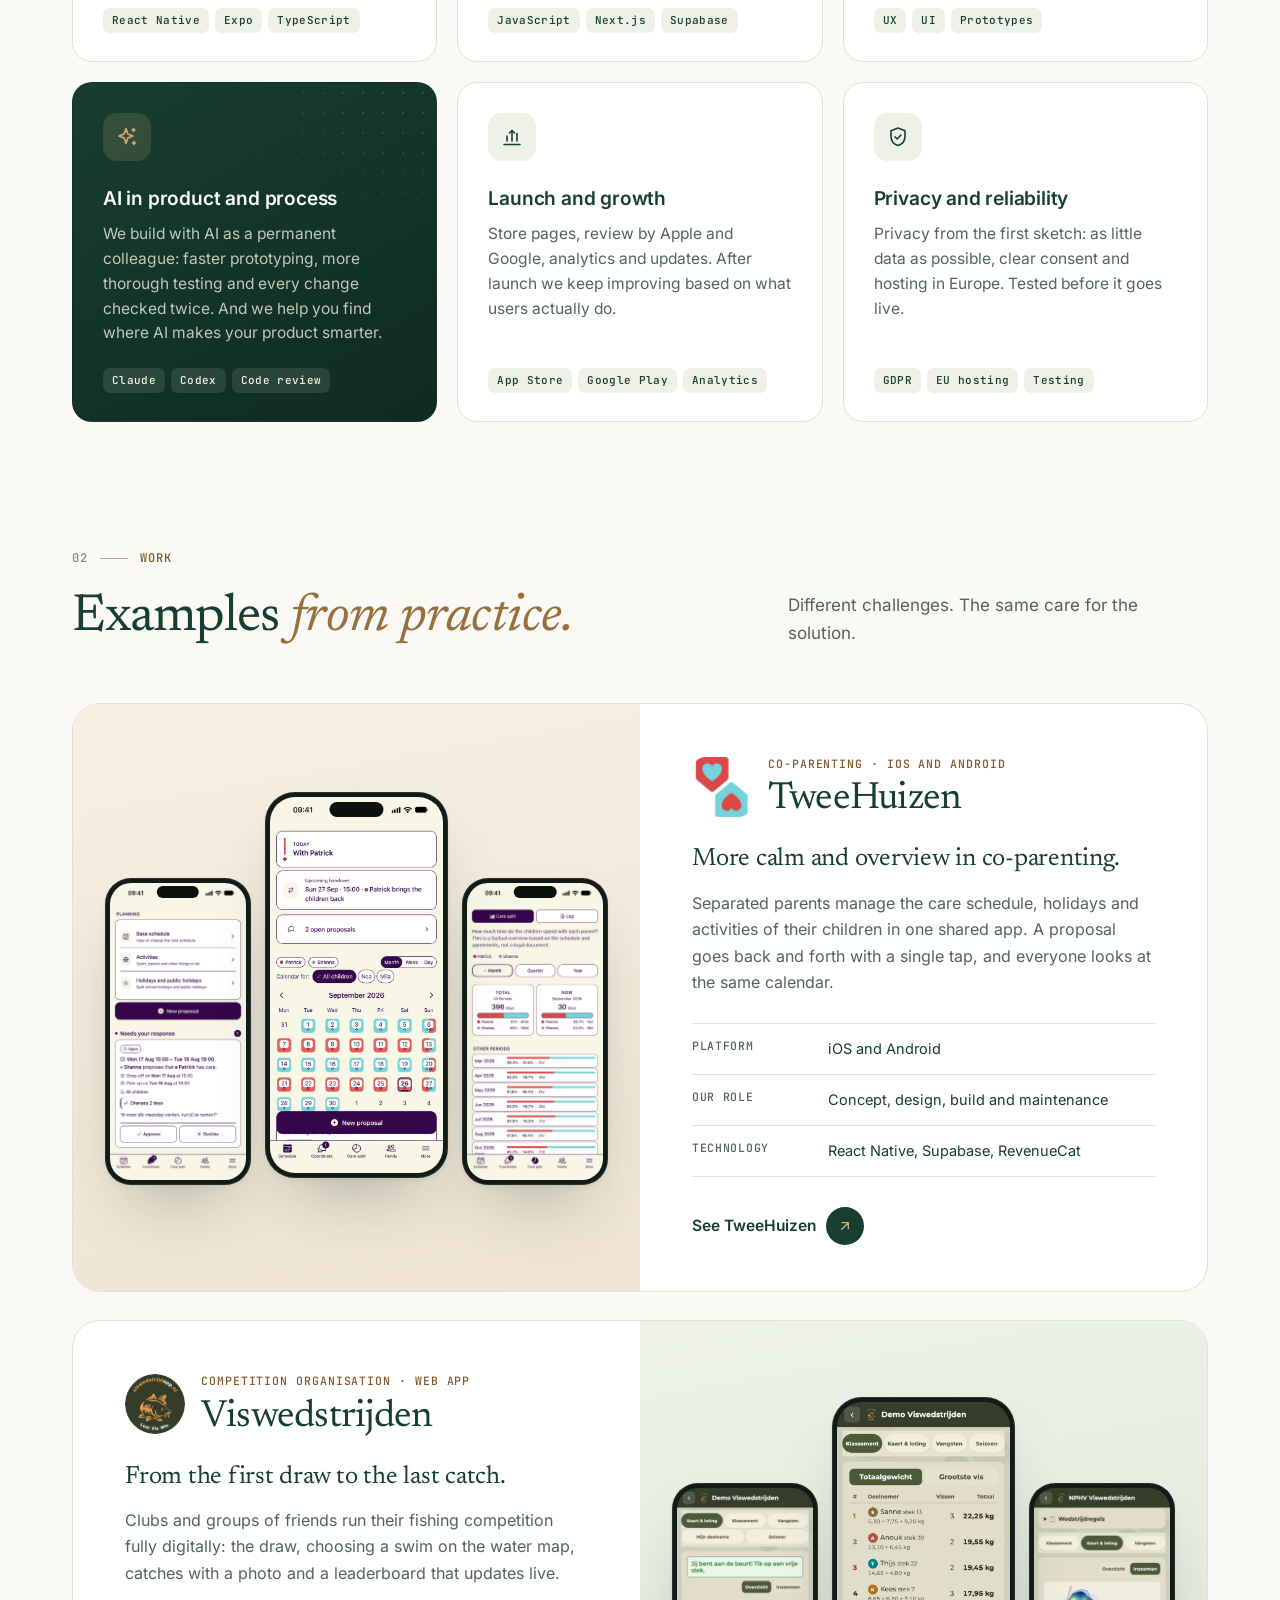
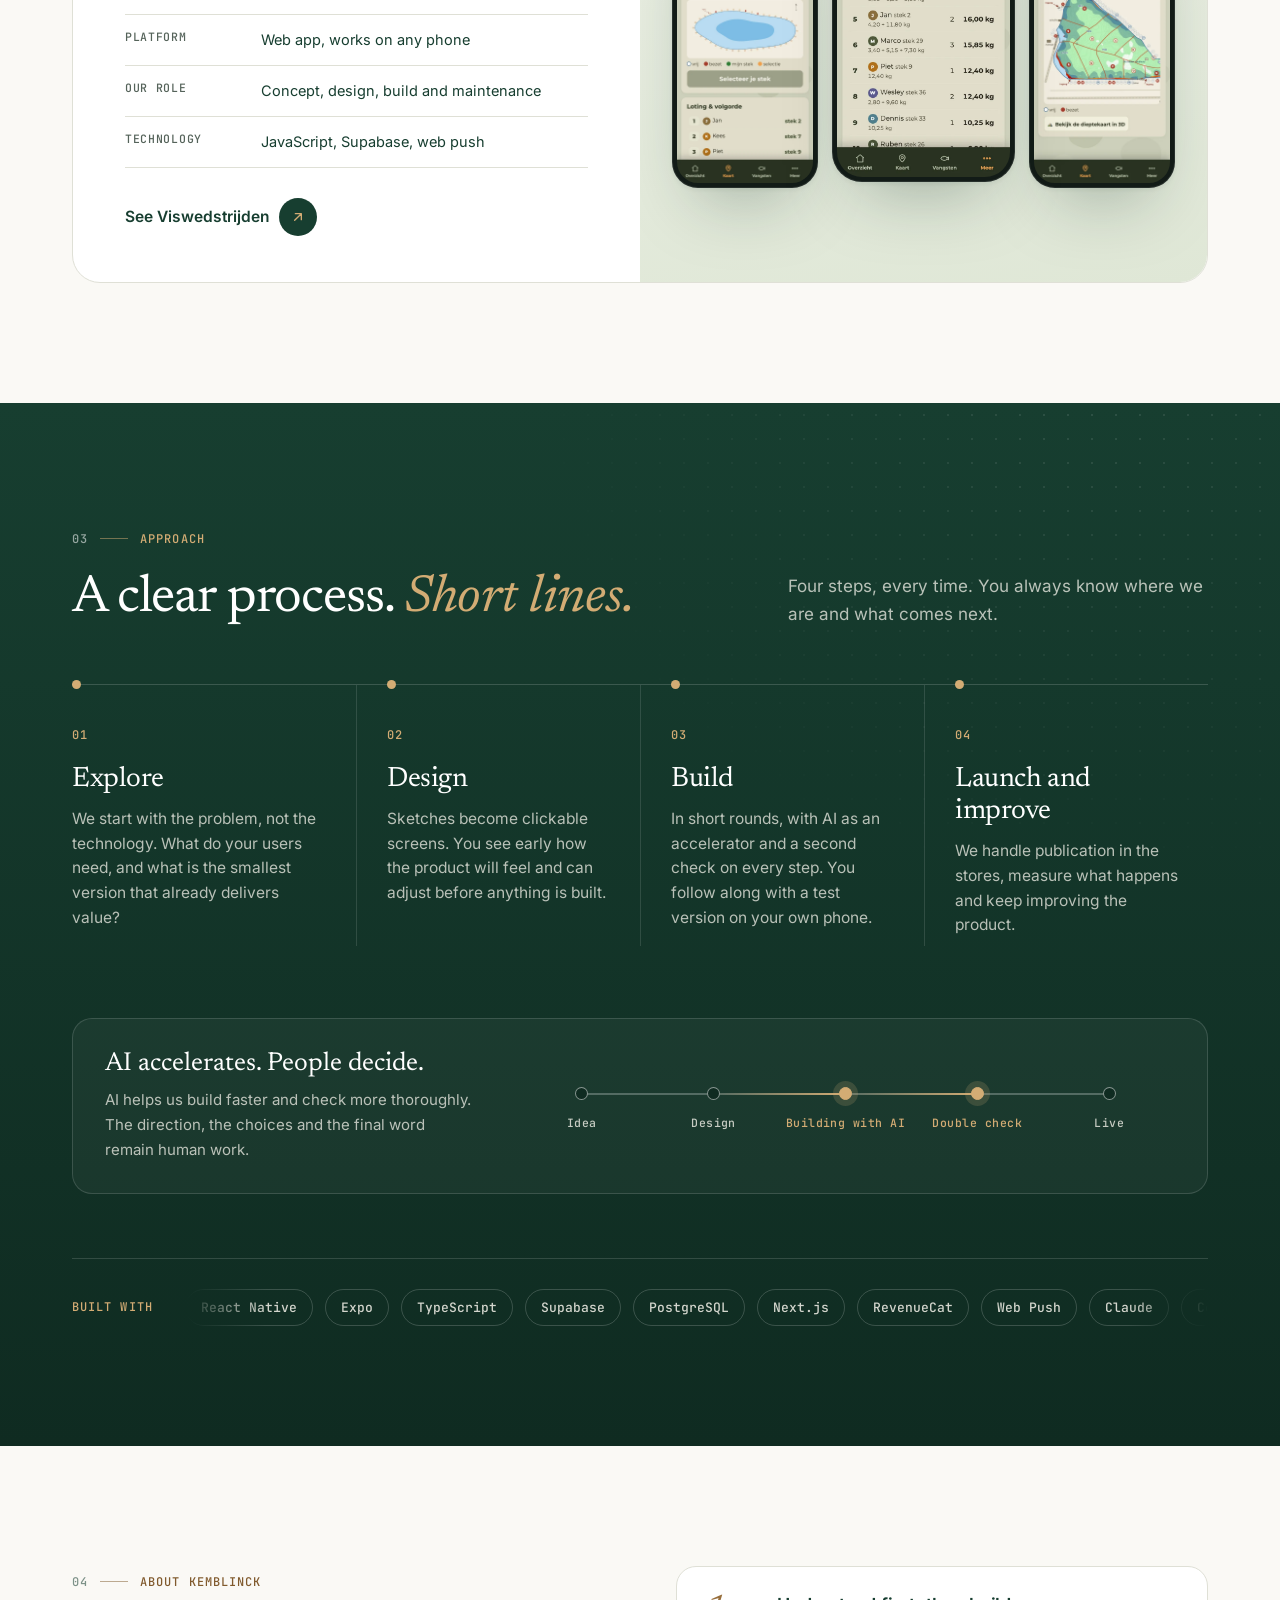
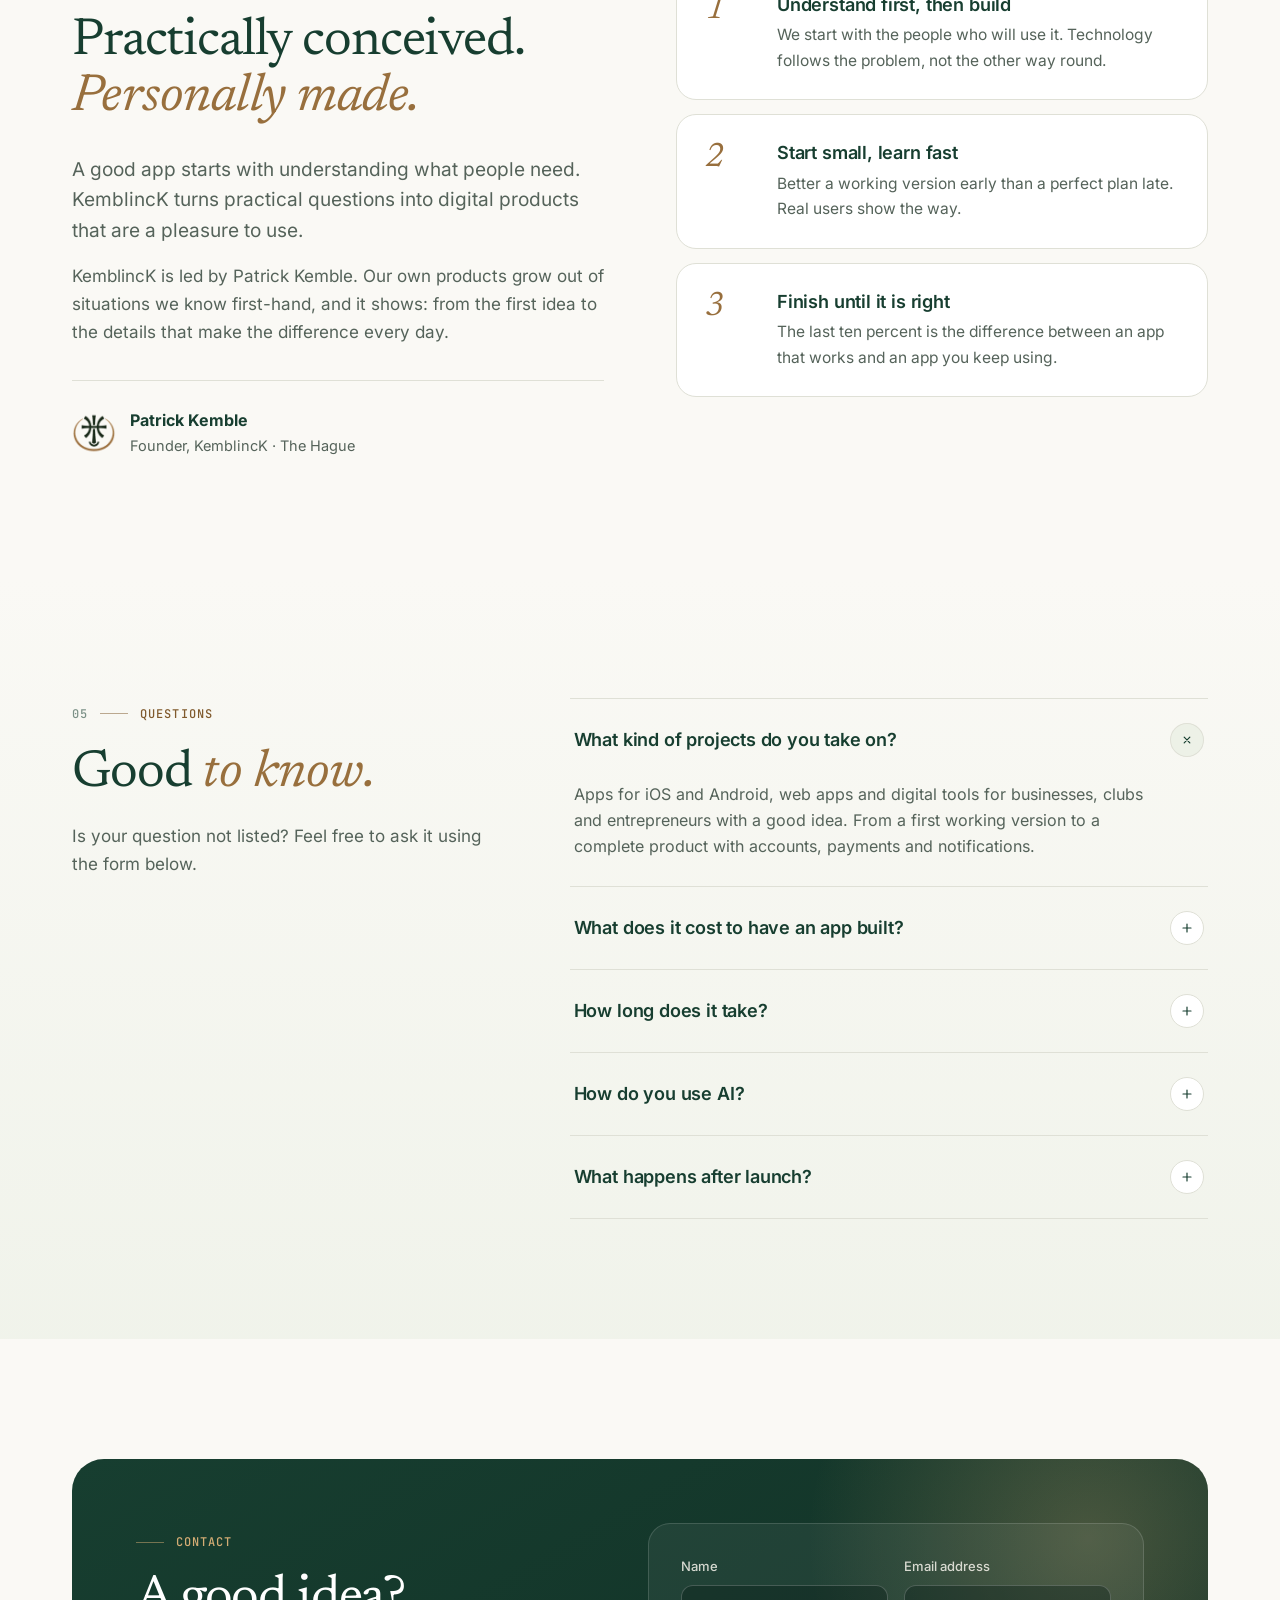
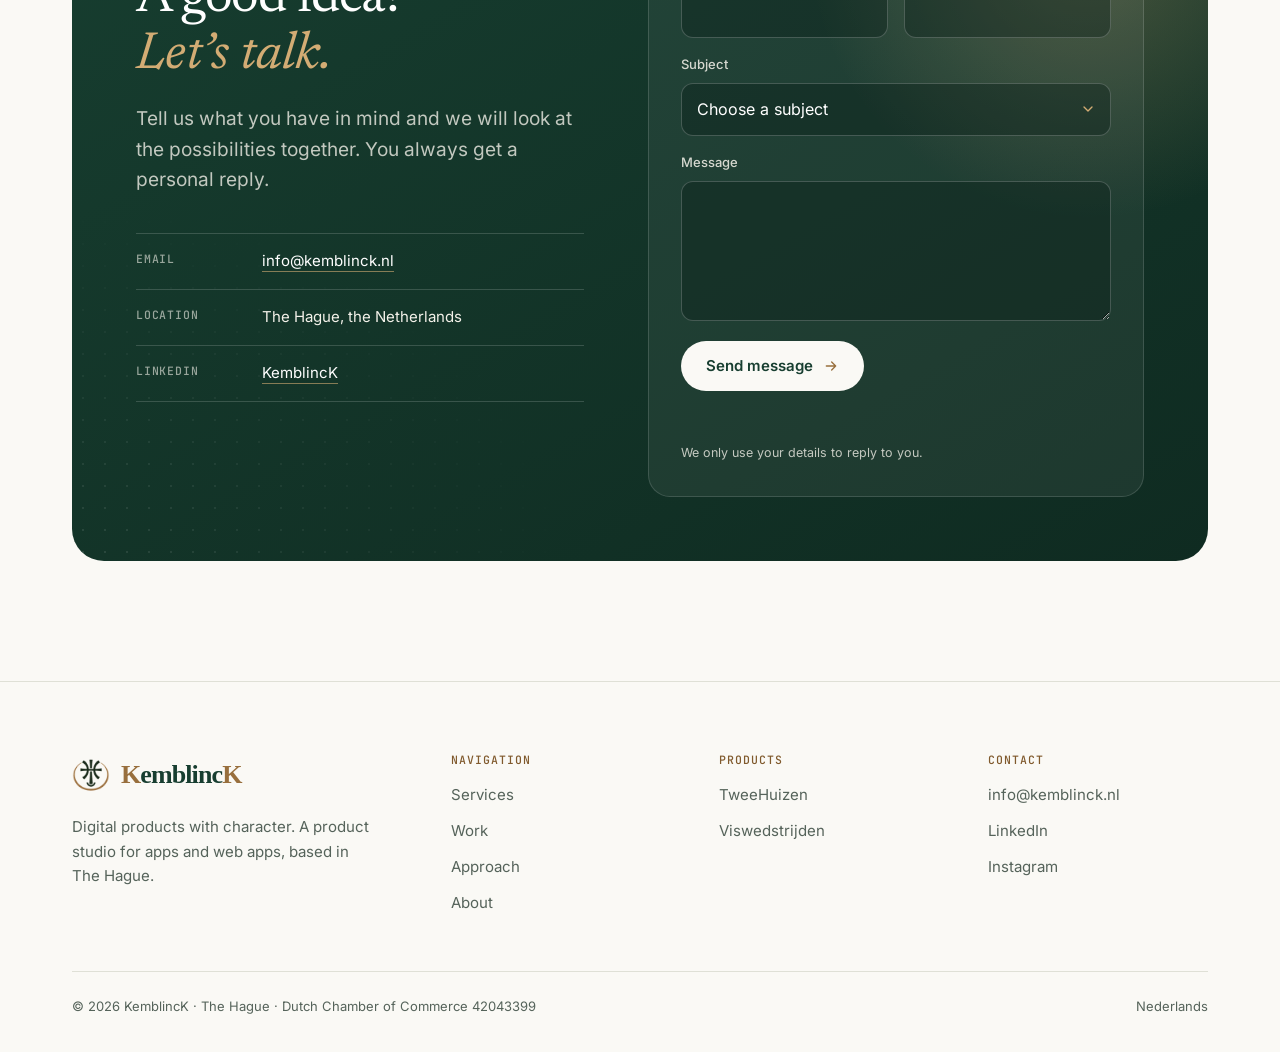
<file: en/index.html>
<!DOCTYPE html>
<html lang="en">
<head>
  <meta charset="utf-8">
  <meta name="viewport" content="width=device-width, initial-scale=1">
  <title>KemblincK | From a good idea to an app that works.</title>
  <meta name="description" content="KemblincK is a product studio from The Hague. We design and build apps and web apps for iOS, Android and the web, with AI as an accelerator. Digital products with character.">
  <meta name="author" content="Patrick Kemble">
  <meta name="theme-color" content="#faf9f5">
  <link rel="canonical" href="https://kemblinck.nl/en/">
  <link rel="alternate" hreflang="nl" href="https://kemblinck.nl/">
  <link rel="alternate" hreflang="en" href="https://kemblinck.nl/en/">
  <link rel="alternate" hreflang="x-default" href="https://kemblinck.nl/">
  <link rel="icon" type="image/png" href="/favicon-180.png?v=6">
  <link rel="apple-touch-icon" href="/favicon-180.png?v=6">
  <link rel="preload" href="/assets/fonts/inter-latin-wght-normal.woff2" as="font" type="font/woff2" crossorigin>
  <link rel="preload" href="/assets/fonts/newsreader-latin-wght-normal.woff2" as="font" type="font/woff2" crossorigin>
  <link rel="preload" href="/assets/fonts/newsreader-latin-wght-italic.woff2" as="font" type="font/woff2" crossorigin>
  <link rel="stylesheet" href="/styles.css?v=20261119">
  <meta property="og:type" content="website">
  <meta property="og:site_name" content="KemblincK">
  <meta property="og:title" content="KemblincK | From a good idea to an app that works.">
  <meta property="og:description" content="KemblincK is a product studio from The Hague. We design and build apps and web apps for iOS, Android and the web, with AI as an accelerator. Digital products with character.">
  <meta property="og:url" content="https://kemblinck.nl/en/">
  <meta property="og:image" content="https://kemblinck.nl/og-kemblinck-en-20261017.png">
  <meta property="og:image:width" content="1200">
  <meta property="og:image:height" content="630">
  <meta property="og:image:alt" content="KemblincK. From a good idea to an app that works. Digital products with character.">
  <meta property="og:locale" content="en_GB">
  <meta property="og:locale:alternate" content="nl_NL">
  <meta name="twitter:card" content="summary_large_image">
  <meta name="twitter:title" content="KemblincK | From a good idea to an app that works.">
  <meta name="twitter:description" content="KemblincK is a product studio from The Hague. We design and build apps and web apps for iOS, Android and the web, with AI as an accelerator. Digital products with character.">
  <meta name="twitter:image" content="https://kemblinck.nl/og-kemblinck-en-20261017.png">
  <script type="application/ld+json">{"@context": "https://schema.org", "@type": "Organization", "name": "KemblincK", "legalName": "KemblincK", "description": "KemblincK is a product studio from The Hague that designs and builds apps and web apps for iOS, Android and the web. Digital products with character.", "founder": {"@type": "Person", "name": "Patrick Kemble"}, "url": "https://kemblinck.nl/en/", "logo": "https://kemblinck.nl/logo-512.png?v=6", "email": "info@kemblinck.nl", "address": {"@type": "PostalAddress", "addressLocality": "'s-Gravenhage", "addressCountry": "NL"}, "identifier": [{"@type": "PropertyValue", "propertyID": "KvK", "value": "42043399"}], "sameAs": ["https://www.linkedin.com/company/kemblinck/", "https://www.instagram.com/kemblinck"], "knowsAbout": ["React Native", "iOS", "Android", "Web apps", "Product design", "Artificial intelligence"], "brand": [{"@type": "Brand", "name": "TweeHuizen", "url": "https://tweehuizen.com"}, {"@type": "Brand", "name": "Viswedstrijden", "url": "https://viswedstrijdapp.nl"}]}</script>
  <script type="application/ld+json">{"@context": "https://schema.org", "@type": "FAQPage", "mainEntity": [{"@type": "Question", "name": "What kind of projects do you take on?", "acceptedAnswer": {"@type": "Answer", "text": "Apps for iOS and Android, web apps and digital tools for businesses, clubs and entrepreneurs with a good idea. From a first working version to a complete product with accounts, payments and notifications."}}, {"@type": "Question", "name": "What does it cost to have an app built?", "acceptedAnswer": {"@type": "Answer", "text": "That depends on what you need. After a first conversation you receive a clear proposal with a defined scope and price, so you know where you stand in advance."}}, {"@type": "Question", "name": "How long does it take?", "acceptedAnswer": {"@type": "Answer", "text": "A first working version is often ready within a few weeks. After that we build on in short rounds, so there is always something for you to try."}}, {"@type": "Question", "name": "How do you use AI?", "acceptedAnswer": {"@type": "Answer", "text": "AI helps us prototype, test and review code faster. The decisions remain human work: every change is reviewed before it goes live. In your product we only use AI where it genuinely adds value."}}, {"@type": "Question", "name": "What happens after launch?", "acceptedAnswer": {"@type": "Answer", "text": "That is when it really starts. We keep the product secure and up to date, follow what users do and release improvements when they are needed."}}]}</script>
  <script>document.documentElement.classList.add('js');if(location.hostname==='kemblinck.com'||location.hostname==='www.kemblinck.com')location.replace('https://kemblinck.nl'+location.pathname+location.search+location.hash);</script>
</head>
<body>
<a class="skip-link" href="#kcb-start">Skip to content</a>

<header class="site-header">
  <div class="wrap">
    <a href="/en/" class="brand" aria-label="KemblincK"><img src="/assets/embleem.png" width="96" height="96" alt=""><span class="word"><b>K</b>emblinc<b>K</b></span></a>
    <nav class="nav" id="hoofdmenu" aria-label="Main navigation"><a class="nav-link" href="#kcb-diensten">Services</a><a class="nav-link" href="#kcb-werk">Work</a><a class="nav-link" href="#kcb-werkwijze">Approach</a><a class="nav-link" href="#kcb-over">About</a><a class="nav-link" href="#kcb-contact">Contact</a><a class="btn btn-primary nav-cta" href="#kcb-contact">Start a project <svg viewBox="0 0 24 24" fill="none" stroke="currentColor" stroke-width="2" stroke-linecap="round" stroke-linejoin="round" aria-hidden="true"><path d="M5 12h14M13 6l6 6-6 6"/></svg></a></nav>
    <div class="nav-right">
      <a href="/" class="lang" lang="nl" hreflang="nl" aria-label="Nederlandse versie">NL</a>
      <a class="btn btn-primary btn-small" href="#kcb-contact">Start a project <svg viewBox="0 0 24 24" fill="none" stroke="currentColor" stroke-width="2" stroke-linecap="round" stroke-linejoin="round" aria-hidden="true"><path d="M5 12h14M13 6l6 6-6 6"/></svg></a>
      <button class="menu-toggle" type="button" aria-label="Menu" aria-expanded="false" aria-controls="hoofdmenu"><svg class="bars" viewBox="0 0 24 24" fill="none" stroke="currentColor" stroke-width="2" stroke-linecap="round" aria-hidden="true"><path d="M4 8h16M4 16h16"/></svg><svg class="x" viewBox="0 0 24 24" fill="none" stroke="currentColor" stroke-width="2" stroke-linecap="round" aria-hidden="true"><path d="M6 6l12 12M18 6 6 18"/></svg></button>
    </div>
  </div>
</header>

<main id="kcb-start">

<section class="hero">
  <div class="wrap">
    <div>
      <span class="eyebrow" data-reveal><span class="dot"></span>Digital products with character</span>
      <h1 data-reveal style="--d:.06s">From a good idea<br>to an app<br><em>that works.</em></h1>
      <p class="lead" data-reveal style="--d:.12s">KemblincK is a product studio from The Hague. We design and build apps and web apps that make everyday life easier, with AI as an accelerator and personal attention to every detail.</p>
      <div class="hero-actions" data-reveal style="--d:.18s"><a class="btn btn-primary" href="#kcb-contact">Discuss your idea <svg viewBox="0 0 24 24" fill="none" stroke="currentColor" stroke-width="2" stroke-linecap="round" stroke-linejoin="round" aria-hidden="true"><path d="M5 12h14M13 6l6 6-6 6"/></svg></a><a class="btn btn-ghost" href="#kcb-werk">See our work</a></div>
      <div class="hero-proof" data-reveal style="--d:.24s"><span><svg viewBox="0 0 24 24" fill="none" stroke="currentColor" stroke-width="2.2" stroke-linecap="round" stroke-linejoin="round" aria-hidden="true"><path d="m5 12.5 4.5 4.5L19 7.5"/></svg>Live on the App Store</span><span><svg viewBox="0 0 24 24" fill="none" stroke="currentColor" stroke-width="2.2" stroke-linecap="round" stroke-linejoin="round" aria-hidden="true"><path d="m5 12.5 4.5 4.5L19 7.5"/></svg>Live on Google Play</span><span><svg viewBox="0 0 24 24" fill="none" stroke="currentColor" stroke-width="2.2" stroke-linecap="round" stroke-linejoin="round" aria-hidden="true"><path d="m5 12.5 4.5 4.5L19 7.5"/></svg>Live on the web</span></div>
    </div>
    <div class="stage" data-reveal style="--d:.15s" role="img" aria-label="Screens of TweeHuizen and Viswedstrijden on phones">
      <div class="stage-panel"></div>
      <div class="device ios front"><img src="/assets/th-agenda-en.webp" width="560" height="1217" alt="TweeHuizen: shared calendar and care schedule" fetchpriority="high"></div>
      <div class="device back"><img src="/assets/vis-klassement.webp" width="560" height="1212" alt="Viswedstrijden: live leaderboard from the demo"></div>
      <div class="chip c1"><img src="/assets/th-logo.png" width="128" height="128" alt=""><div><strong>TweeHuizen</strong><small>Live on iOS and Android</small></div></div>
      <div class="chip c2"><img class="round" src="/assets/vis-logo.png" width="128" height="128" alt=""><div><strong>Viswedstrijden</strong><small>Live as a web app</small></div></div>
    </div>
  </div>
</section>

<div class="facts"><div class="wrap"><div class="fact" data-reveal style="--d:0.00s"><strong>3</strong><span>platforms we build for: iOS, Android and the web</span></div><div class="fact" data-reveal style="--d:0.08s"><strong>170<sup>+</sup></strong><span>countries where TweeHuizen can be downloaded</span></div><div class="fact" data-reveal style="--d:0.16s"><strong>100<sup>%</sup></strong><span>in our own hands: from design and code to maintenance</span></div><div class="fact" data-reveal style="--d:0.24s"><strong>1</strong><span>single point of contact, from first sketch to maintenance</span></div></div></div>

<section class="section" id="kcb-diensten">
  <div class="wrap">
    <div class="section-head" data-reveal><div><span class="label"><b>01</b><i></i>Services</span><h2>Everything it takes to get from idea <em>to product.</em></h2></div><p>Strategy, design and engineering under one roof. You work directly with the maker, with no layers in between.</p></div>
    <div class="services"><article class="service" data-reveal style="--d:0.00s"><div class="ico"><svg viewBox="0 0 24 24" fill="none" stroke="currentColor" stroke-width="1.6" stroke-linecap="round" stroke-linejoin="round" aria-hidden="true"><rect x="6.5" y="2.5" width="11" height="19" rx="2.6"/><path d="M10.5 18.5h3"/></svg></div><h3>Apps for iOS and Android</h3><p>One codebase, two platforms. We build with React Native and take your app all the way to the App Store and Google Play, including accounts, subscriptions and notifications.</p><div class="tags"><span>React Native</span><span>Expo</span><span>TypeScript</span></div></article><article class="service" data-reveal style="--d:0.08s"><div class="ico"><svg viewBox="0 0 24 24" fill="none" stroke="currentColor" stroke-width="1.6" stroke-linecap="round" stroke-linejoin="round" aria-hidden="true"><rect x="2.5" y="4" width="19" height="16" rx="2.6"/><path d="M2.5 9h19M6 6.6h.01M8.6 6.6h.01"/></svg></div><h3>Web apps and platforms</h3><p>Fast web apps that run on any phone, with nothing to install. From live leaderboards to admin environments, on a secure database in Europe.</p><div class="tags"><span>JavaScript</span><span>Next.js</span><span>Supabase</span></div></article><article class="service" data-reveal style="--d:0.16s"><div class="ico"><svg viewBox="0 0 24 24" fill="none" stroke="currentColor" stroke-width="1.6" stroke-linecap="round" stroke-linejoin="round" aria-hidden="true"><path d="m4 20 1.2-4.6L16.6 4a2 2 0 0 1 2.8 0l.6.6a2 2 0 0 1 0 2.8L8.6 18.8 4 20Z"/><path d="m14.5 6 3.5 3.5"/></svg></div><h3>Product design</h3><p>From the first sketch to an interface that feels right. We test on real devices and refine until it does.</p><div class="tags"><span>UX</span><span>UI</span><span>Prototypes</span></div></article><article class="service featured" data-reveal style="--d:0.00s"><div class="ico"><svg viewBox="0 0 24 24" fill="none" stroke="currentColor" stroke-width="1.6" stroke-linecap="round" stroke-linejoin="round" aria-hidden="true"><path d="M11 3.5 12.8 9 18 11l-5.2 2L11 18.5 9.2 13 4 11l5.2-2L11 3.5Z"/><path d="M18.5 3.5v3M17 5h3M19 16.5v3M17.5 18h3"/></svg></div><h3>AI in product and process</h3><p>We build with AI as a permanent colleague: faster prototyping, more thorough testing and every change checked twice. And we help you find where AI makes your product smarter.</p><div class="tags"><span>Claude</span><span>Codex</span><span>Code review</span></div></article><article class="service" data-reveal style="--d:0.08s"><div class="ico"><svg viewBox="0 0 24 24" fill="none" stroke="currentColor" stroke-width="1.6" stroke-linecap="round" stroke-linejoin="round" aria-hidden="true"><path d="M4 19.5h16M7 16V11M12 16V5.5M17 16V8.5"/><path d="m9.5 8 2.5-2.5L14.5 8"/></svg></div><h3>Launch and growth</h3><p>Store pages, review by Apple and Google, analytics and updates. After launch we keep improving based on what users actually do.</p><div class="tags"><span>App Store</span><span>Google Play</span><span>Analytics</span></div></article><article class="service" data-reveal style="--d:0.16s"><div class="ico"><svg viewBox="0 0 24 24" fill="none" stroke="currentColor" stroke-width="1.6" stroke-linecap="round" stroke-linejoin="round" aria-hidden="true"><path d="M12 3 5 5.8v5.4c0 4.3 2.9 7.9 7 9.3 4.1-1.4 7-5 7-9.3V5.8L12 3Z"/><path d="m9 11.8 2.2 2.2 3.8-4"/></svg></div><h3>Privacy and reliability</h3><p>Privacy from the first sketch: as little data as possible, clear consent and hosting in Europe. Tested before it goes live.</p><div class="tags"><span>GDPR</span><span>EU hosting</span><span>Testing</span></div></article></div>
  </div>
</section>

<section class="section" id="kcb-werk" style="padding-top:0"><span id="producten"></span>
  <div class="wrap">
    <div class="section-head" data-reveal><div><span class="label"><b>02</b><i></i>Work</span><h2>Examples <em>from practice.</em></h2></div><p>Different challenges. The same care for the solution.</p></div>
    <div class="cases">
<article class="case" data-reveal>
<div class="case-visual"><div class="device ios"><img src="/assets/th-afstemmen-en.webp" width="560" height="1217" alt="TweeHuizen: coordinating proposals" loading="lazy" decoding="async"></div><div class="device ios"><img src="/assets/th-agenda-en.webp" width="560" height="1217" alt="TweeHuizen: shared calendar and care schedule" loading="lazy" decoding="async"></div><div class="device ios"><img src="/assets/th-zorg-en.webp" width="560" height="1217" alt="TweeHuizen: insight into the care split" loading="lazy" decoding="async"></div></div>
<div class="case-body"><div class="case-top"><img src="/assets/th-logo.png" width="128" height="128" alt="TweeHuizen logo" loading="lazy"><div><span class="tag">Co-parenting · iOS and Android</span><h3>TweeHuizen</h3></div></div>
<p class="case-lead">More calm and overview in co-parenting.</p><p>Separated parents manage the care schedule, holidays and activities of their children in one shared app. A proposal goes back and forth with a single tap, and everyone looks at the same calendar.</p>
<dl class="case-facts"><div><dt>Platform</dt><dd>iOS and Android</dd></div><div><dt>Our role</dt><dd>Concept, design, build and maintenance</dd></div><div><dt>Technology</dt><dd>React Native, Supabase, RevenueCat</dd></div></dl>
<a class="case-link" href="https://tweehuizen.com/" target="_blank" rel="noopener">See TweeHuizen <span><svg viewBox="0 0 24 24" fill="none" stroke="currentColor" stroke-width="2" stroke-linecap="round" stroke-linejoin="round" aria-hidden="true"><path d="M7 17 17 7M8 7h9v9"/></svg></span></a></div>
</article><article class="case reverse" data-reveal>
<div class="case-visual green"><div class="device "><img src="/assets/vis-loting.webp" width="560" height="1212" alt="Viswedstrijden: after the draw, anglers take turns choosing a swim on the map" loading="lazy" decoding="async"></div><div class="device "><img src="/assets/vis-klassement.webp" width="560" height="1212" alt="Viswedstrijden: live leaderboard from the demo" loading="lazy" decoding="async"></div><div class="device "><img src="/assets/vis-kaart.webp" width="560" height="1212" alt="Viswedstrijden: choosing a swim on the water map" loading="lazy" decoding="async"></div></div>
<div class="case-body"><div class="case-top"><img class="round" src="/assets/vis-logo.png" width="128" height="128" alt="Viswedstrijden logo" loading="lazy"><div><span class="tag">Competition organisation · Web app</span><h3>Viswedstrijden</h3></div></div>
<p class="case-lead">From the first draw to the last catch.</p><p>Clubs and groups of friends run their fishing competition fully digitally: the draw, choosing a swim on the water map, catches with a photo and a leaderboard that updates live.</p>
<dl class="case-facts"><div><dt>Platform</dt><dd>Web app, works on any phone</dd></div><div><dt>Our role</dt><dd>Concept, design, build and maintenance</dd></div><div><dt>Technology</dt><dd>JavaScript, Supabase, web push</dd></div></dl>
<a class="case-link" href="https://viswedstrijdapp.nl/" target="_blank" rel="noopener">See Viswedstrijden <span><svg viewBox="0 0 24 24" fill="none" stroke="currentColor" stroke-width="2" stroke-linecap="round" stroke-linejoin="round" aria-hidden="true"><path d="M7 17 17 7M8 7h9v9"/></svg></span></a></div>
</article>
    </div>
  </div>
</section>

<section class="section dark" id="kcb-werkwijze">
  <div class="wrap">
    <div class="section-head" data-reveal><div><span class="label"><b>03</b><i></i>Approach</span><h2>A clear process. <em>Short lines.</em></h2></div><p>Four steps, every time. You always know where we are and what comes next.</p></div>
    <div class="steps"><div class="step" data-reveal style="--d:0.00s"><span class="n">01</span><h3>Explore</h3><p>We start with the problem, not the technology. What do your users need, and what is the smallest version that already delivers value?</p></div><div class="step" data-reveal style="--d:0.08s"><span class="n">02</span><h3>Design</h3><p>Sketches become clickable screens. You see early how the product will feel and can adjust before anything is built.</p></div><div class="step" data-reveal style="--d:0.16s"><span class="n">03</span><h3>Build</h3><p>In short rounds, with AI as an accelerator and a second check on every step. You follow along with a test version on your own phone.</p></div><div class="step" data-reveal style="--d:0.24s"><span class="n">04</span><h3>Launch and improve</h3><p>We handle publication in the stores, measure what happens and keep improving the product.</p></div></div>
    <div class="pipeline" data-reveal><div><h3>AI accelerates. People decide.</h3><p>AI helps us build faster and check more thoroughly. The direction, the choices and the final word remain human work.</p></div><ol class="flow"><li>Idea</li><li>Design</li><li class="hot">Building with AI</li><li class="hot">Double check</li><li>Live</li></ol></div>
    <div class="stack" data-reveal><span class="label">Built with</span><div class="marquee"><div class="marquee-track"><span>React Native</span><span>Expo</span><span>TypeScript</span><span>Supabase</span><span>PostgreSQL</span><span>Next.js</span><span>RevenueCat</span><span>Web Push</span><span>Claude</span><span>Codex</span><span>GitHub Actions</span><span>Resend</span><span aria-hidden="true" style="display:contents"><span>React Native</span><span>Expo</span><span>TypeScript</span><span>Supabase</span><span>PostgreSQL</span><span>Next.js</span><span>RevenueCat</span><span>Web Push</span><span>Claude</span><span>Codex</span><span>GitHub Actions</span><span>Resend</span></span></div></div></div>
  </div>
</section>

<section class="section" id="kcb-over">
  <div class="wrap about">
    <div data-reveal><span class="label"><b>04</b><i></i>About KemblincK</span><h2>Practically conceived.<br><em>Personally made.</em></h2><p class="lead">A good app starts with understanding what people need. KemblincK turns practical questions into digital products that are a pleasure to use.</p><p>KemblincK is led by Patrick Kemble. Our own products grow out of situations we know first-hand, and it shows: from the first idea to the details that make the difference every day.</p>
      <div class="sign"><img src="/assets/embleem.png" width="96" height="96" alt="" loading="lazy"><div><strong>Patrick Kemble</strong>Founder, KemblincK · The Hague</div></div></div>
    <ul class="principles"><li data-reveal style="--d:0.00s"><span class="n">1</span><div><h3>Understand first, then build</h3><p>We start with the people who will use it. Technology follows the problem, not the other way round.</p></div></li><li data-reveal style="--d:0.08s"><span class="n">2</span><div><h3>Start small, learn fast</h3><p>Better a working version early than a perfect plan late. Real users show the way.</p></div></li><li data-reveal style="--d:0.16s"><span class="n">3</span><div><h3>Finish until it is right</h3><p>The last ten percent is the difference between an app that works and an app you keep using.</p></div></li></ul>
  </div>
</section>

<section class="section faq-section" id="kcb-faq">
  <div class="wrap faq">
    <div data-reveal><span class="label"><b>05</b><i></i>Questions</span><h2>Good <em>to know.</em></h2><p>Is your question not listed? Feel free to ask it using the form below.</p></div>
    <div class="faq-list" data-reveal style="--d:.08s"><details open><summary>What kind of projects do you take on?</summary><p>Apps for iOS and Android, web apps and digital tools for businesses, clubs and entrepreneurs with a good idea. From a first working version to a complete product with accounts, payments and notifications.</p></details><details><summary>What does it cost to have an app built?</summary><p>That depends on what you need. After a first conversation you receive a clear proposal with a defined scope and price, so you know where you stand in advance.</p></details><details><summary>How long does it take?</summary><p>A first working version is often ready within a few weeks. After that we build on in short rounds, so there is always something for you to try.</p></details><details><summary>How do you use AI?</summary><p>AI helps us prototype, test and review code faster. The decisions remain human work: every change is reviewed before it goes live. In your product we only use AI where it genuinely adds value.</p></details><details><summary>What happens after launch?</summary><p>That is when it really starts. We keep the product secure and up to date, follow what users do and release improvements when they are needed.</p></details></div>
  </div>
</section>

<section class="section" id="kcb-contact" style="padding-bottom:0">
  <div class="wrap">
    <div class="contact-card" data-reveal>
      <div><span class="label"><i></i>Contact</span><h2>A good idea?<br><em>Let’s talk.</em></h2><p class="lead">Tell us what you have in mind and we will look at the possibilities together. You always get a personal reply.</p>
        <ul class="contact-list"><li><span>Email</span><a href="mailto:info@kemblinck.nl">info@kemblinck.nl</a></li><li><span>Location</span>The Hague, the Netherlands</li><li><span>LinkedIn</span><a href="https://www.linkedin.com/company/kemblinck/" target="_blank" rel="noopener">KemblincK</a></li></ul>
      </div>
      <form class="kc-form" id="kc-form" novalidate data-msg-naam="Please enter your name." data-msg-email="Please enter a valid email address." data-msg-bericht="Please write a message of at least ten characters." data-msg-bezig="Sending…" data-msg-ok="Thank you, your message has been sent. You will hear from us soon." data-msg-fout="Sending failed. Please email info@kemblinck.nl directly." data-server-msg="0" data-onderwerp-label="Subject">
        <div class="row"><label>Name<input type="text" name="naam" autocomplete="name" maxlength="100" required></label><label>Email address<input type="email" name="email" autocomplete="email" maxlength="200" required></label></div>
        <label>Subject<select name="onderwerp"><option value="">Choose a subject</option><option>App for iOS and Android</option><option>Web app or platform</option><option>AI in my product</option><option>Something else</option></select></label>
        <label>Message<textarea name="bericht" maxlength="2900" required></textarea></label>
        <label class="kc-honing" aria-hidden="true">Website<input type="text" name="website" tabindex="-1" autocomplete="off"></label>
        <button type="submit" class="btn btn-light">Send message <svg viewBox="0 0 24 24" fill="none" stroke="currentColor" stroke-width="2" stroke-linecap="round" stroke-linejoin="round" aria-hidden="true"><path d="M5 12h14M13 6l6 6-6 6"/></svg></button>
        <p class="kc-form-status" id="kc-form-status" role="status" aria-live="polite"></p>
        <p class="kc-form-privacy">We only use your details to reply to you.</p>
      </form>
    </div>
  </div>
</section>

</main>

<footer class="site-footer">
  <div class="wrap">
    <div class="footer-grid">
      <div><a href="/en/" class="brand" aria-label="KemblincK"><img src="/assets/embleem.png" width="96" height="96" alt="" loading="lazy"><span class="word"><b>K</b>emblinc<b>K</b></span></a><p>Digital products with character. A product studio for apps and web apps, based in The Hague.</p></div>
      <div><h4>Navigation</h4><ul><li><a href="#kcb-diensten">Services</a></li><li><a href="#kcb-werk">Work</a></li><li><a href="#kcb-werkwijze">Approach</a></li><li><a href="#kcb-over">About</a></li></ul></div>
      <div><h4>Products</h4><ul><li><a href="https://tweehuizen.com/" target="_blank" rel="noopener">TweeHuizen</a></li><li><a href="https://viswedstrijdapp.nl/" target="_blank" rel="noopener">Viswedstrijden</a></li></ul></div>
      <div><h4>Contact</h4><ul><li><a href="mailto:info@kemblinck.nl">info@kemblinck.nl</a></li><li><a href="https://www.linkedin.com/company/kemblinck/" target="_blank" rel="noopener">LinkedIn</a></li><li><a href="https://www.instagram.com/kemblinck" target="_blank" rel="noopener">Instagram</a></li></ul></div>
    </div>
    <div class="footer-bottom"><span>© <span id="jaar">2026</span> KemblincK · The Hague · Dutch Chamber of Commerce 42043399</span><a href="/" lang="nl" hreflang="nl">Nederlands</a></div>
  </div>
</footer>

<script src="/assets/site.js?v=20261119b" defer></script>
</body>
</html>
</file>
<file: styles.css>
/* KemblincK | ontwerp november 2026
   Kleuren ongewijzigd: warm gebroken wit, donkergroen, bruin-goud. Licht is vastgezet. */
@font-face{font-family:"Inter";src:url("/assets/fonts/inter-latin-wght-normal.woff2") format("woff2");font-weight:100 900;font-style:normal;font-display:swap}
@font-face{font-family:"Newsreader";src:url("/assets/fonts/newsreader-latin-wght-normal.woff2") format("woff2");font-weight:200 800;font-style:normal;font-display:swap}
@font-face{font-family:"Newsreader";src:url("/assets/fonts/newsreader-latin-wght-italic.woff2") format("woff2");font-weight:200 800;font-style:italic;font-display:swap}
@font-face{font-family:"JetBrains Mono";src:url("/assets/fonts/jetbrains-mono-latin-wght-normal.woff2") format("woff2");font-weight:100 800;font-style:normal;font-display:swap}

:root{
  color-scheme:light;
  --bg:#faf9f5; --surface:#ffffff; --ink:#173e30; --deep:#0f2b21;
  --muted:#55635a; --line:#dfe0d6; --wash:#edf1e7; --sand:#f3ebde;
  --gold:#986f3d; --gold-text:#805a2d; --gold-soft:#d3ac74;
  --serif:"Newsreader",Georgia,"Times New Roman",serif;
  --sans:"Inter",system-ui,-apple-system,"Segoe UI",Arial,sans-serif;
  --mono:"JetBrains Mono",ui-monospace,"SF Mono",Menlo,Consolas,monospace;
  --wrap:1200px; --r:20px;
  --shadow:0 1px 2px rgba(15,43,33,.05),0 14px 34px -14px rgba(15,43,33,.16);
  --shadow-lg:0 2px 4px rgba(15,43,33,.06),0 34px 70px -28px rgba(15,43,33,.34);
}
*,*::before,*::after{box-sizing:border-box}
html{scroll-behavior:smooth;scroll-padding-top:92px;-webkit-text-size-adjust:100%}
body{margin:0;background:var(--bg);color:var(--ink);font-family:var(--sans);font-size:17px;line-height:1.65;-webkit-font-smoothing:antialiased;text-rendering:optimizeLegibility;overflow-x:hidden}
img,svg{display:block;max-width:100%}
img{height:auto}
a{color:inherit;text-decoration:none}
p{margin:0;color:var(--muted)}
h1,h2,h3,h4{margin:0;font-weight:400}
::selection{background:var(--gold-soft);color:var(--deep)}
:focus-visible{outline:3px solid var(--gold);outline-offset:4px;border-radius:6px}
.wrap{max-width:var(--wrap);margin:0 auto;padding:0 32px}
.skip-link{position:absolute;left:16px;top:-80px;z-index:100;background:var(--ink);color:#fff;padding:12px 16px;border-radius:10px}
.skip-link:focus{top:16px}

/* Typografie */
h1,h2,.serif{font-family:var(--serif);letter-spacing:-.022em;line-height:1.04}
h1{font-size:clamp(46px,6.3vw,88px)}
h2{font-size:clamp(34px,4.1vw,56px);line-height:1.08}
h1 em,h2 em,.serif em{font-style:italic;color:var(--gold);letter-spacing:-.01em}
.label{display:inline-flex;align-items:center;gap:12px;font:500 12px/1 var(--mono);letter-spacing:.09em;text-transform:uppercase;color:var(--gold-text)}
.label b{font-weight:500;color:var(--ink);opacity:.55}
.label i{width:28px;height:1px;background:currentColor;opacity:.5}
.lead{font-size:19px;line-height:1.6}

/* Knoppen */
.btn{display:inline-flex;align-items:center;gap:10px;font:600 15px/1 var(--sans);padding:16px 24px;border-radius:999px;border:1px solid transparent;cursor:pointer;transition:transform .25s ease,background .25s ease,border-color .25s ease,box-shadow .25s ease;white-space:nowrap}
.btn svg{width:16px;height:16px;transition:transform .25s ease}
.btn:hover svg{transform:translateX(4px)}
.btn-primary{background:var(--ink);color:var(--bg);box-shadow:0 10px 24px -12px rgba(15,43,33,.55)}
.btn-primary:hover{background:var(--deep);transform:translateY(-2px)}
.btn-primary svg{color:var(--gold-soft)}
.btn-ghost{background:rgba(255,255,255,.65);border-color:var(--line);color:var(--ink)}
.btn-ghost:hover{border-color:var(--ink);transform:translateY(-2px)}
.btn-light{background:var(--bg);color:var(--ink)}
.btn-light:hover{background:#fff;transform:translateY(-2px)}
.btn-light svg{color:var(--gold)}
.btn-small{padding:11px 18px;font-size:14px}

/* Kopregel */
.site-header{position:sticky;top:0;z-index:50;background:rgba(250,249,245,.84);-webkit-backdrop-filter:saturate(160%) blur(16px);backdrop-filter:saturate(160%) blur(16px);border-bottom:1px solid transparent;transition:border-color .3s ease,box-shadow .3s ease}
.site-header.is-scrolled{border-bottom-color:var(--line);box-shadow:0 10px 30px -24px rgba(15,43,33,.4)}
.site-header .wrap{display:flex;align-items:center;justify-content:space-between;gap:24px;height:76px}
.brand{display:flex;align-items:center;gap:11px;white-space:nowrap}
.brand img{width:38px;height:38px;object-fit:contain;filter:sepia(.3) saturate(.65) brightness(.78)}
.brand .word{font-family:Georgia,"Times New Roman",serif;font-size:26px;font-weight:bold;letter-spacing:-.9px;color:var(--ink)}
.brand .word b{color:var(--gold);font-weight:inherit}
.nav{display:flex;align-items:center;gap:6px}
.nav a.nav-link{position:relative;padding:10px 14px;font-size:14.5px;font-weight:500;color:var(--muted);border-radius:999px;transition:color .2s ease,background .2s ease}
.nav a.nav-link:hover,.nav a.nav-link.is-active{color:var(--ink);background:rgba(23,62,48,.06)}
.nav-right{display:flex;align-items:center;gap:14px}
.lang{font:600 12px/1 var(--mono);letter-spacing:.08em;color:var(--gold-text);padding:10px 8px;border-radius:8px}
.lang:hover{color:var(--ink)}
.menu-toggle{display:none;width:44px;height:44px;border-radius:50%;border:1px solid var(--line);background:rgba(255,255,255,.7);color:var(--ink);align-items:center;justify-content:center;cursor:pointer}
.menu-toggle svg{width:20px;height:20px}
.menu-toggle .x{display:none}
.menu-toggle[aria-expanded="true"] .x{display:block}
.menu-toggle[aria-expanded="true"] .bars{display:none}

/* Hero */
.hero{position:relative;padding:76px 0 84px;overflow:hidden}
.hero::before{content:"";position:absolute;inset:-10% -5% 0 38%;background-image:radial-gradient(rgba(23,62,48,.16) 1px,transparent 1.4px);background-size:22px 22px;-webkit-mask-image:radial-gradient(60% 62% at 62% 42%,#000 0%,transparent 78%);mask-image:radial-gradient(60% 62% at 62% 42%,#000 0%,transparent 78%);pointer-events:none}
.hero::after{content:"";position:absolute;right:-180px;top:-140px;width:720px;height:720px;border-radius:50%;background:radial-gradient(closest-side,rgba(211,172,116,.30),rgba(211,172,116,0));pointer-events:none}
.hero .wrap{position:relative;z-index:1;display:grid;grid-template-columns:minmax(0,1.08fr) minmax(0,.92fr);gap:56px;align-items:center}
.eyebrow{display:inline-flex;align-items:center;gap:10px;padding:8px 14px 8px 12px;border:1px solid var(--line);border-radius:999px;background:rgba(255,255,255,.7);font:500 12px/1 var(--mono);letter-spacing:.07em;text-transform:uppercase;color:var(--gold-text)}
.eyebrow .dot{width:8px;height:8px;border-radius:50%;background:#3f9a63;box-shadow:0 0 0 0 rgba(63,154,99,.5);animation:puls 2.4s ease-out infinite}
@keyframes puls{0%{box-shadow:0 0 0 0 rgba(63,154,99,.5)}70%,100%{box-shadow:0 0 0 9px rgba(63,154,99,0)}}
.hero h1{margin:26px 0 26px;font-size:clamp(44px,5.1vw,72px)}
.hero .lead{max-width:540px}
.hero-actions{display:flex;flex-wrap:wrap;gap:14px;margin-top:34px}
.hero-proof{display:flex;flex-wrap:wrap;gap:10px 22px;margin-top:34px;padding-top:24px;border-top:1px solid var(--line);font-size:14px;color:var(--muted)}
.hero-proof span{display:inline-flex;align-items:center;gap:8px}
.hero-proof svg{width:16px;height:16px;color:var(--gold)}

.stage{position:relative;min-height:560px;display:flex;align-items:center;justify-content:center}
.stage-panel{position:absolute;inset:26px 0 26px 30px;border-radius:36px;background:linear-gradient(160deg,#eef2e8 0%,#e4eadc 55%,#efe6d6 100%);border:1px solid rgba(23,62,48,.08);overflow:hidden}
.stage-panel::after{content:"";position:absolute;inset:0;background-image:linear-gradient(rgba(23,62,48,.05) 1px,transparent 1px),linear-gradient(90deg,rgba(23,62,48,.05) 1px,transparent 1px);background-size:44px 44px;-webkit-mask-image:linear-gradient(180deg,transparent,#000 30%,#000 70%,transparent);mask-image:linear-gradient(180deg,transparent,#000 30%,#000 70%,transparent)}
.device{position:relative;padding:7px;background:#121b17;border-radius:38px;box-shadow:var(--shadow-lg),inset 0 0 0 1px rgba(255,255,255,.09)}
.device img{width:100%;border-radius:31px}
.device.ios::after{content:"";position:absolute;left:50%;top:2.4%;width:29%;aspect-ratio:3.5/1;transform:translateX(-50%);background:#0b110e;border-radius:999px}
.stage .device{width:236px}
.stage .device.front{z-index:2;transform:translate(-38px,14px) rotate(-4deg)}
.stage .device.back{z-index:1;margin-left:-64px;transform:translate(8px,-18px) rotate(5deg)}
.chip{position:absolute;z-index:3;display:flex;align-items:center;gap:12px;padding:11px 16px 11px 11px;background:rgba(255,255,255,.94);border:1px solid rgba(23,62,48,.08);border-radius:16px;box-shadow:var(--shadow);font-size:13px;line-height:1.3;color:var(--ink)}
.chip img{width:38px;height:38px;border-radius:10px;object-fit:contain}
.chip img.round{border-radius:50%}
.chip strong{display:block;font-weight:600;font-size:14px}
.chip small{display:flex;align-items:center;gap:6px;font-size:12px;color:var(--muted)}
.chip small::before{content:"";width:6px;height:6px;border-radius:50%;background:#3f9a63}
.chip.c1{left:-22px;bottom:40px}
.chip.c2{right:-14px;top:60px}

/* Feitenband */
.facts{border-top:1px solid var(--line);border-bottom:1px solid var(--line);background:rgba(255,255,255,.45)}
.facts .wrap{display:grid;grid-template-columns:repeat(4,minmax(0,1fr))}
.fact{padding:34px 28px 32px;border-left:1px solid var(--line)}
.fact:first-child{border-left:0;padding-left:0}
.fact strong{display:block;font-family:var(--serif);font-weight:400;font-size:52px;line-height:1;letter-spacing:-.03em;color:var(--ink)}
.fact strong sup{font-size:.5em;color:var(--gold);vertical-align:top;position:relative;top:.12em;margin-left:2px}
.fact span{display:block;margin-top:12px;font-size:14.5px;line-height:1.45;color:var(--muted)}

/* Secties */
.section{padding:120px 0}
.section-head{display:grid;grid-template-columns:minmax(0,1.2fr) minmax(0,.8fr);gap:48px;align-items:end;margin-bottom:56px}
.section-head h2{margin-top:20px}
.section-head p{max-width:420px;justify-self:end}

/* Diensten */
.services{display:grid;grid-template-columns:repeat(3,minmax(0,1fr));gap:20px}
.service{position:relative;display:flex;flex-direction:column;padding:30px 30px 28px;background:var(--surface);border:1px solid var(--line);border-radius:var(--r);transition:transform .35s ease,box-shadow .35s ease,border-color .35s ease}
.service:hover{transform:translateY(-4px);box-shadow:var(--shadow);border-color:rgba(23,62,48,.22)}
.service .ico{width:48px;height:48px;border-radius:14px;background:var(--wash);color:var(--ink);display:flex;align-items:center;justify-content:center;margin-bottom:26px}
.service .ico svg{width:24px;height:24px}
.service h3{font:600 19px/1.3 var(--sans);letter-spacing:-.01em;margin-bottom:10px}
.service p{font-size:15.5px;line-height:1.6}
.tags{display:flex;flex-wrap:wrap;gap:6px;margin-top:auto;padding-top:22px}
.tags span{font:500 11px/1 var(--mono);letter-spacing:.03em;padding:7px 9px;border-radius:7px;background:var(--wash);color:var(--ink)}
.service.featured{background:linear-gradient(150deg,var(--ink),var(--deep));border-color:transparent;color:#f3f1e9;overflow:hidden}
.service.featured::before{content:"";position:absolute;inset:0;background-image:radial-gradient(rgba(255,255,255,.14) 1px,transparent 1.4px);background-size:20px 20px;-webkit-mask-image:radial-gradient(70% 70% at 90% 0%,#000,transparent 75%);mask-image:radial-gradient(70% 70% at 90% 0%,#000,transparent 75%)}
.service.featured > *{position:relative}
.service.featured .ico{background:rgba(211,172,116,.16);color:var(--gold-soft)}
.service.featured h3{color:#fff}
.service.featured p{color:rgba(243,241,233,.78)}
.service.featured .tags span{background:rgba(255,255,255,.1);color:#f3f1e9}

/* Werk */
.cases{display:grid;gap:28px}
.case{display:grid;grid-template-columns:minmax(0,1fr) minmax(0,1fr);background:var(--surface);border:1px solid var(--line);border-radius:28px;overflow:hidden}
.case-visual{position:relative;display:flex;justify-content:center;align-items:center;gap:14px;padding:52px 22px;min-height:540px;overflow:hidden;background:linear-gradient(170deg,#f6efe3,#efe4d2)}
.case-visual.green{background:linear-gradient(170deg,#eef2e8,#dfe7d6)}
.case-visual .device{width:28%;max-width:190px;flex:none;border-radius:26px;padding:5px;transform:translateY(34px)}
.case-visual .device img{border-radius:21px}
.case-visual .device:nth-child(2){width:35%;max-width:236px;border-radius:30px;transform:translateY(-12px);z-index:1}
.case-visual .device:nth-child(2) img{border-radius:25px}
.case-body{display:flex;flex-direction:column;padding:52px 52px 46px}
.case.reverse .case-visual{order:2}
.case-top{display:flex;align-items:center;gap:16px;margin-bottom:26px}
.case-top img{width:60px;height:60px;object-fit:contain;border-radius:14px;flex:none}
.case-top img.round{border-radius:50%}
.case-top .tag{display:block;font:500 11.5px/1.45 var(--mono);letter-spacing:.08em;text-transform:uppercase;color:var(--gold-text);margin-bottom:8px}
.case-top h3{font-family:var(--serif);font-size:38px;line-height:1;letter-spacing:-.02em}
.case-lead{font-family:var(--serif);font-size:25px;line-height:1.25;letter-spacing:-.01em;color:var(--ink);margin-bottom:14px}
.case-body > p:not(.case-lead){font-size:16px}
.case-facts{margin:28px 0 0;border-top:1px solid var(--line)}
.case-facts div{display:grid;grid-template-columns:120px 1fr;gap:16px;padding:13px 0;border-bottom:1px solid var(--line);font-size:14.5px}
.case-facts dt{font:500 11.5px/1.6 var(--mono);letter-spacing:.06em;text-transform:uppercase;color:var(--muted)}
.case-facts dd{margin:0;color:var(--ink)}
.case-link{display:inline-flex;align-items:center;gap:10px;margin-top:auto;padding-top:30px;font-weight:600;font-size:15.5px;color:var(--ink)}
.case-link span{display:inline-flex;width:38px;height:38px;border-radius:50%;background:var(--ink);color:var(--gold-soft);align-items:center;justify-content:center;transition:transform .25s ease}
.case-link span svg{width:16px;height:16px}
.case-link:hover span{transform:translate(3px,-3px)}

/* Werkwijze (donker) */
.dark{position:relative;background:linear-gradient(180deg,var(--ink),var(--deep));color:#f3f1e9;overflow:hidden}
.dark::before{content:"";position:absolute;inset:0;background-image:radial-gradient(rgba(255,255,255,.10) 1px,transparent 1.4px);background-size:24px 24px;-webkit-mask-image:radial-gradient(55% 60% at 85% 0%,#000,transparent 80%);mask-image:radial-gradient(55% 60% at 85% 0%,#000,transparent 80%);pointer-events:none}
.dark .wrap{position:relative}
.dark .label{color:var(--gold-soft)}
.dark .label b{color:#fff}
.dark h2{color:#fff}
.dark h2 em{color:var(--gold-soft)}
.dark p{color:rgba(243,241,233,.74)}
.steps{display:grid;grid-template-columns:repeat(4,minmax(0,1fr));gap:0;border-top:1px solid rgba(255,255,255,.16)}
.step{position:relative;padding:34px 30px 8px 0}
.step + .step{padding-left:30px;border-left:1px solid rgba(255,255,255,.12)}
.step::before{content:"";position:absolute;top:-5px;left:0;width:9px;height:9px;border-radius:50%;background:var(--gold-soft)}
.step + .step::before{left:30px}
.step .n{font:500 12px/1 var(--mono);letter-spacing:.1em;color:var(--gold-soft)}
.step h3{font-family:var(--serif);font-size:28px;line-height:1.15;letter-spacing:-.015em;color:#fff;margin:16px 0 12px}
.step p{font-size:15.5px;line-height:1.6}
.pipeline{margin-top:72px;padding:30px 32px;border:1px solid rgba(255,255,255,.14);border-radius:var(--r);background:rgba(255,255,255,.04);display:grid;grid-template-columns:minmax(0,.9fr) minmax(0,1.6fr);gap:40px;align-items:center}
.pipeline h3{font-family:var(--serif);font-size:26px;line-height:1.2;color:#fff;margin-bottom:8px}
.pipeline p{font-size:15px}
.flow{display:flex;align-items:center;gap:0;list-style:none;margin:0;padding:0}
.flow li{flex:1;position:relative;text-align:center;font:500 11.5px/1.35 var(--mono);letter-spacing:.04em;color:rgba(243,241,233,.8);padding-top:34px}
.flow li::before{content:"";position:absolute;top:6px;left:50%;width:13px;height:13px;margin-left:-6.5px;border-radius:50%;background:var(--deep);border:1.5px solid rgba(255,255,255,.5);z-index:1}
.flow li::after{content:"";position:absolute;top:12px;left:-50%;width:100%;height:1.5px;background:rgba(255,255,255,.25)}
.flow li:first-child::after{display:none}
.flow li.hot{color:var(--gold-soft)}
.flow li.hot::before{background:var(--gold-soft);border-color:var(--gold-soft);box-shadow:0 0 0 6px rgba(211,172,116,.18)}
.flow li.hot::after{background:linear-gradient(90deg,rgba(255,255,255,.25),var(--gold-soft))}
.stack{margin-top:64px;padding-top:30px;border-top:1px solid rgba(255,255,255,.14);display:grid;grid-template-columns:auto minmax(0,1fr);gap:32px;align-items:center}
.stack .label{white-space:nowrap}
.marquee{overflow:hidden;-webkit-mask-image:linear-gradient(90deg,transparent,#000 8%,#000 92%,transparent);mask-image:linear-gradient(90deg,transparent,#000 8%,#000 92%,transparent)}
.marquee-track{display:flex;gap:12px;width:max-content;animation:loop 38s linear infinite}
.marquee:hover .marquee-track{animation-play-state:paused}
.marquee-track span{font:500 13px/1 var(--mono);padding:11px 15px;border:1px solid rgba(255,255,255,.18);border-radius:999px;color:rgba(243,241,233,.86);white-space:nowrap}
@keyframes loop{to{transform:translateX(-50%)}}

/* Over */
.about{display:grid;grid-template-columns:minmax(0,1fr) minmax(0,1fr);gap:72px;align-items:start}
.about h2{margin:20px 0 28px}
.about .lead + p{margin-top:16px}
.sign{display:flex;align-items:center;gap:14px;margin-top:34px;padding-top:26px;border-top:1px solid var(--line);font-size:14.5px;color:var(--muted)}
.sign img{width:44px;height:44px;object-fit:contain;filter:sepia(.3) saturate(.65) brightness(.78)}
.sign strong{display:block;color:var(--ink);font-size:16px}
.principles{display:grid;gap:14px;margin:0;padding:0;list-style:none}
.principles li{display:grid;grid-template-columns:54px 1fr;gap:18px;padding:26px 28px;background:var(--surface);border:1px solid var(--line);border-radius:var(--r)}
.principles .n{font-family:var(--serif);font-style:italic;font-size:34px;line-height:1;color:var(--gold)}
.principles h3{font:600 18px/1.3 var(--sans);letter-spacing:-.01em;margin-bottom:6px}
.principles p{font-size:15.5px}

/* Vragen */
.faq-section{background:linear-gradient(180deg,rgba(237,241,231,.0),rgba(237,241,231,.75))}
.faq{display:grid;grid-template-columns:minmax(0,.8fr) minmax(0,1.2fr);gap:72px;align-items:start}
.faq h2{margin:20px 0 20px}
.faq-list{border-top:1px solid var(--line)}
.faq-list details{border-bottom:1px solid var(--line)}
.faq-list summary{display:flex;align-items:center;justify-content:space-between;gap:24px;padding:24px 4px;cursor:pointer;list-style:none;font:600 18px/1.35 var(--sans);letter-spacing:-.01em;color:var(--ink)}
.faq-list summary::-webkit-details-marker{display:none}
.faq-list summary::after{content:"";flex:none;width:34px;height:34px;border-radius:50%;border:1px solid var(--line);background:var(--surface) url("data:image/svg+xml,%3Csvg xmlns='http://www.w3.org/2000/svg' viewBox='0 0 24 24' fill='none' stroke='%23173e30' stroke-width='1.8' stroke-linecap='round'%3E%3Cpath d='M12 6v12M6 12h12'/%3E%3C/svg%3E") center/16px no-repeat;transition:transform .3s ease,background-color .3s ease}
.faq-list details[open] summary::after{transform:rotate(45deg);background-color:var(--wash)}
.faq-list details p{padding:0 60px 26px 4px;font-size:16px;max-width:640px}

/* Contact */
.contact-card{position:relative;display:grid;grid-template-columns:minmax(0,.95fr) minmax(0,1.05fr);gap:64px;padding:64px;border-radius:32px;background:linear-gradient(150deg,var(--ink),var(--deep));color:#f3f1e9;overflow:hidden}
.contact-card::before{content:"";position:absolute;right:-160px;top:-200px;width:560px;height:560px;border-radius:50%;background:radial-gradient(closest-side,rgba(211,172,116,.28),rgba(211,172,116,0))}
.contact-card::after{content:"";position:absolute;inset:0;background-image:radial-gradient(rgba(255,255,255,.10) 1px,transparent 1.4px);background-size:22px 22px;-webkit-mask-image:radial-gradient(60% 70% at 0% 100%,#000,transparent 75%);mask-image:radial-gradient(60% 70% at 0% 100%,#000,transparent 75%);pointer-events:none}
.contact-card > *{position:relative;z-index:1}
.contact-card .label{color:var(--gold-soft)}
.contact-card h2{color:#fff;margin:20px 0 20px}
.contact-card h2 em{color:var(--gold-soft)}
.contact-card p{color:rgba(243,241,233,.78)}
.contact-list{list-style:none;margin:38px 0 0;padding:0;display:grid;gap:0;border-top:1px solid rgba(255,255,255,.16)}
.contact-list li{display:grid;grid-template-columns:110px 1fr;gap:16px;padding:15px 0;border-bottom:1px solid rgba(255,255,255,.16);font-size:15px}
.contact-list span{font:500 11.5px/1.7 var(--mono);letter-spacing:.07em;text-transform:uppercase;color:rgba(243,241,233,.6)}
.contact-list a{color:#fff;text-decoration:underline;text-decoration-color:rgba(211,172,116,.6);text-underline-offset:5px}
.contact-list a:hover{text-decoration-color:var(--gold-soft)}
.kc-form{display:grid;gap:16px;padding:32px;border-radius:22px;background:rgba(255,255,255,.06);border:1px solid rgba(255,255,255,.14)}
.kc-form .row{display:grid;grid-template-columns:1fr 1fr;gap:16px}
.kc-form label{display:grid;gap:8px;font-size:13px;font-weight:500;color:rgba(243,241,233,.86)}
.kc-form input,.kc-form textarea,.kc-form select{width:100%;margin:0;font:400 16px/1.4 var(--sans);color:#fff;padding:14px 15px;border-radius:12px;border:1px solid rgba(255,255,255,.2);background:rgba(8,26,20,.35);transition:border-color .2s ease,background .2s ease;-webkit-appearance:none;appearance:none}
.kc-form select{background-image:url("data:image/svg+xml,%3Csvg xmlns='http://www.w3.org/2000/svg' viewBox='0 0 24 24' fill='none' stroke='%23d3ac74' stroke-width='2' stroke-linecap='round' stroke-linejoin='round'%3E%3Cpath d='m6 9 6 6 6-6'/%3E%3C/svg%3E");background-repeat:no-repeat;background-position:right 14px center;background-size:16px;padding-right:40px}
.kc-form select option{color:var(--ink);background:#fff}
.kc-form textarea{min-height:140px;resize:vertical}
.kc-form input:focus,.kc-form textarea:focus,.kc-form select:focus{outline:none;border-color:var(--gold-soft);background:rgba(8,26,20,.55);box-shadow:0 0 0 4px rgba(211,172,116,.18)}
.kc-form button{justify-self:start;margin-top:4px}
.kc-form button[disabled]{opacity:.6;cursor:wait}
.kc-form-status{min-height:1.4em;margin:0;font-size:14.5px;color:#fff}
.kc-form-status.fout{color:#f6cfbc}
.kc-form-privacy{margin:0;font-size:12.5px;color:rgba(243,241,233,.6)}
.kc-honing{position:absolute;left:-9999px;width:1px;height:1px;overflow:hidden}

/* Voet */
.site-footer{padding:72px 0 34px;border-top:1px solid var(--line);margin-top:120px}
.footer-grid{display:grid;grid-template-columns:minmax(0,1.5fr) repeat(3,minmax(0,1fr));gap:48px}
.footer-grid p{font-size:15px;max-width:300px;margin-top:18px}
.footer-grid h4{font:500 11.5px/1 var(--mono);letter-spacing:.09em;text-transform:uppercase;color:var(--gold-text);margin-bottom:18px}
.footer-grid ul{list-style:none;margin:0;padding:0;display:grid;gap:11px;font-size:15px}
.footer-grid ul a{color:var(--muted);transition:color .2s ease}
.footer-grid ul a:hover{color:var(--ink)}
.footer-bottom{display:flex;flex-wrap:wrap;justify-content:space-between;gap:12px;margin-top:56px;padding-top:24px;border-top:1px solid var(--line);font-size:13px;color:var(--muted)}
.footer-bottom a:hover{color:var(--ink)}

/* Verschijnen bij scrollen (alleen met JavaScript en zonder bewegingsvoorkeur) */
.js [data-reveal]{opacity:0;transform:translateY(22px);transition:opacity .8s cubic-bezier(.2,.7,.2,1),transform .8s cubic-bezier(.2,.7,.2,1);transition-delay:var(--d,0s)}
.js [data-reveal].is-in{opacity:1;transform:none}
@media(prefers-reduced-motion:reduce){
  html{scroll-behavior:auto}
  .js [data-reveal]{opacity:1;transform:none;transition:none}
  .marquee-track,.eyebrow .dot{animation:none}
  .btn,.service,.case-link span{transition:none}
}

/* 404 */
.notfound{min-height:62vh;display:flex;align-items:center;padding:96px 0}
.notfound .wrap{width:100%}
.notfound h1{margin:22px 0 22px;font-size:clamp(42px,6vw,76px)}
.notfound p{max-width:520px}
.notfound p + p{margin-top:10px}
.notfound p a{text-decoration:underline;text-underline-offset:4px;color:var(--ink)}

/* Tablet */
@media(max-width:1060px){
  .hero .wrap{grid-template-columns:1fr;gap:40px}
  .hero{padding:56px 0 64px}
  .stage{min-height:520px;max-width:560px;margin:0 auto;width:100%}
  .stage-panel{inset:20px 0}
  .services{grid-template-columns:repeat(2,minmax(0,1fr))}
  .case,.case.reverse{grid-template-columns:1fr}
  .case.reverse .case-visual{order:0}
  .case-visual{min-height:0;padding:48px 22px 60px}
  .steps{grid-template-columns:repeat(2,minmax(0,1fr));row-gap:28px}
  .step:nth-child(3){padding-left:0;border-left:0}
  .step:nth-child(3)::before{left:0}
  .step:nth-child(n+3){border-top:1px solid rgba(255,255,255,.12)}
  .step:nth-child(n+3)::before{top:-5px}
  .pipeline{grid-template-columns:1fr;gap:26px}
  .about,.faq{grid-template-columns:1fr;gap:44px}
  .contact-card{grid-template-columns:1fr;gap:44px;padding:48px}
  .footer-grid{grid-template-columns:1fr 1fr}
}
@media(max-width:900px){
  .nav{display:none}
  .menu-toggle{display:inline-flex}
  .nav-right .btn{display:none}
  .js .nav{position:absolute;left:0;right:0;top:100%;flex-direction:column;align-items:stretch;gap:2px;padding:14px 20px 22px;background:var(--bg);border-bottom:1px solid var(--line);box-shadow:0 24px 40px -24px rgba(15,43,33,.35)}
  .js .nav.is-open{display:flex}
  .js .nav a.nav-link{padding:14px 12px;font-size:17px;border-radius:12px}
  .js .nav .nav-cta{display:inline-flex;justify-content:center;margin-top:10px}
  html:not(.js) .nav{display:flex;flex-wrap:wrap}
}
@media(min-width:901px){.nav .nav-cta{display:none}}
@media(max-width:760px){
  body{font-size:16px}
  .wrap{padding:0 20px}
  .section{padding:84px 0}
  .section-head{grid-template-columns:1fr;gap:18px;margin-bottom:40px}
  .section-head p{justify-self:start}
  .facts .wrap{grid-template-columns:1fr 1fr}
  .fact{padding:26px 18px}
  .fact:nth-child(odd){border-left:0;padding-left:0}
  .fact:nth-child(n+3){border-top:1px solid var(--line)}
  .fact strong{font-size:42px}
  .services{grid-template-columns:1fr}
  .case-body{padding:34px 26px 32px}
  .case-visual{gap:10px;padding:34px 12px 50px}
  .case-visual .device,.case-visual .device:nth-child(2){border-radius:18px;padding:3px}
  .case-visual .device img,.case-visual .device:nth-child(2) img{border-radius:15px}
  .case-visual .device{transform:translateY(22px)}
  .case-top h3{font-size:32px}
  .case-lead{font-size:22px}
  .case-facts div{grid-template-columns:96px 1fr}
  .steps{grid-template-columns:1fr}
  .step,.step + .step{padding:28px 0 4px 0;border-left:0;border-top:1px solid rgba(255,255,255,.12)}
  .step:first-child{border-top:0}
  .step::before,.step + .step::before{left:0;top:-5px}
  .pipeline{padding:26px 22px;margin-top:48px}
  .flow{flex-direction:column;align-items:stretch;gap:0}
  .flow li{text-align:left;padding:0 0 22px 34px}
  .flow li:last-child{padding-bottom:0}
  .flow li::before{top:1px;left:0;margin-left:0}
  .flow li::after{top:-100%;left:6px;width:1.5px;height:100%}
  .flow li.hot::after{background:linear-gradient(180deg,rgba(255,255,255,.25),var(--gold-soft))}
  .stack{grid-template-columns:1fr;gap:18px}
  .principles li{grid-template-columns:40px 1fr;padding:22px 20px}
  .faq-list summary{font-size:17px;padding:20px 2px}
  .faq-list details p{padding-right:8px}
  .contact-card{padding:34px 22px;border-radius:24px}
  .kc-form{padding:22px 18px}
  .kc-form .row{grid-template-columns:1fr}
  .contact-list li{grid-template-columns:92px 1fr}
  .site-footer{margin-top:84px;padding-top:56px}
  .footer-grid{grid-template-columns:1fr;gap:36px}
  .stage{min-height:440px}
  .stage .device{width:172px;border-radius:30px;padding:5px}
  .stage .device img{border-radius:25px}
  .stage .device.front{transform:translate(-4px,14px) rotate(-4deg)}
  .stage .device.back{margin-left:-46px;transform:translate(4px,-16px) rotate(5deg)}
  .stage-panel{inset:14px 0}
  .chip{padding:9px 13px 9px 9px}
  .chip img{width:32px;height:32px}
  .chip.c1{left:0;bottom:16px}
  .chip.c2{right:0;top:20px}
  .brand .word{font-size:23px}
  .brand img{width:34px;height:34px}
  .site-header .wrap{height:68px}
}
@media(max-width:380px){
  .stage .device{width:160px}
  .chip strong{font-size:13px}
  .hero-actions .btn{width:100%;justify-content:center}
}
</file>
